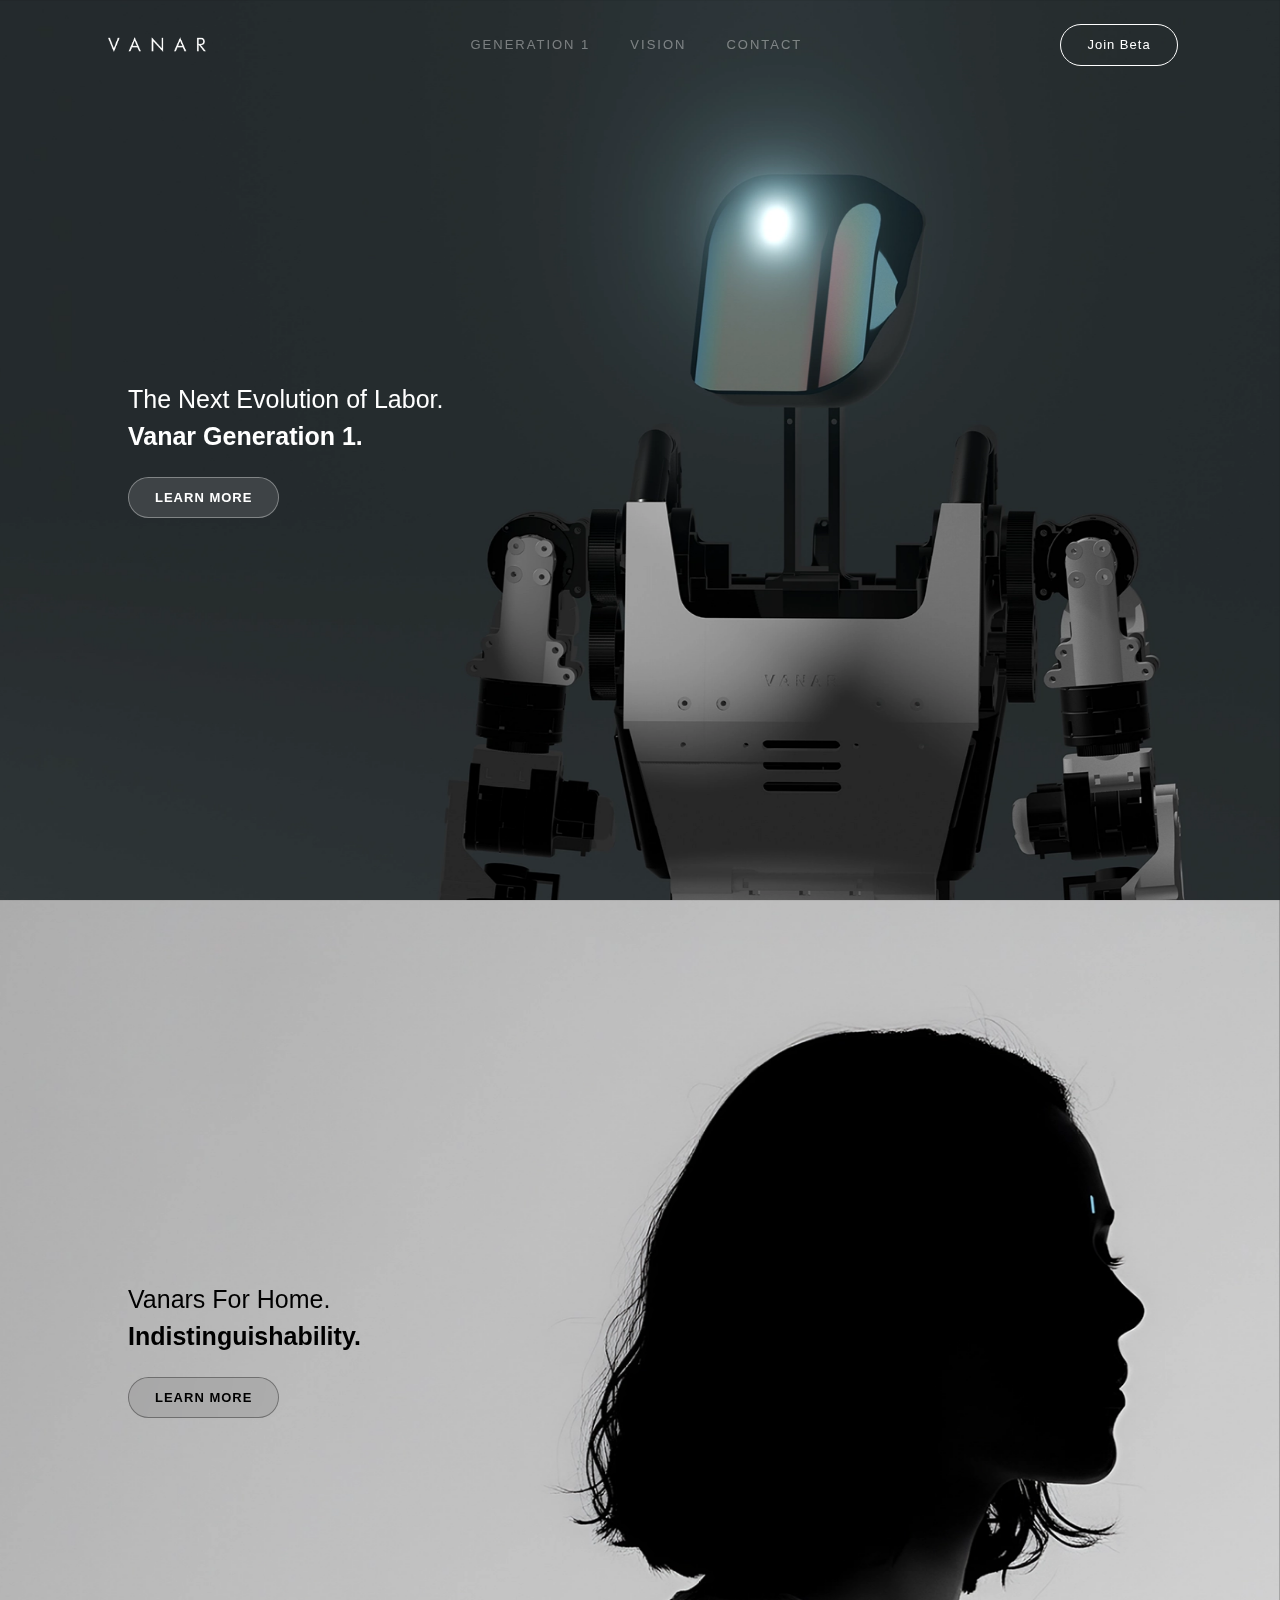
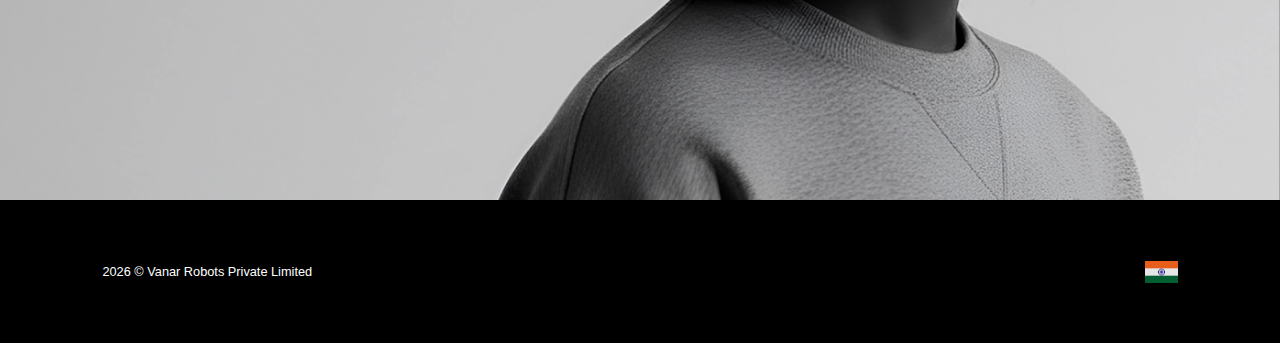
<file: index.html>
<!DOCTYPE html>
<html lang="en">
<head>
    <meta charset="UTF-8">
    <meta name="viewport" content="width=device-width, initial-scale=1.0">
    <link rel="stylesheet" href="https://www.w3schools.com/w3css/4/w3.css">
    <link rel="stylesheet" href="https://cdnjs.cloudflare.com/ajax/libs/font-awesome/6.5.1/css/all.min.css">
    <link rel="icon" type="image/gif" href="images/Renders/WebP/profile.webp" /> 
    <title>Vanar Robots</title>
    
    <!-- Google Fonts -->
    <link rel="preconnect" href="https://fonts.googleapis.com">
    <link rel="preconnect" href="https://fonts.gstatic.com" crossorigin>
    <link href="https://fonts.googleapis.com/css2?family=Inter:wght@300;400;500;600;700;800;900&family=Poppins:wght@300;400;500;600;700;800;900&family=Space+Grotesk:wght@300;400;500;600;700&display=swap" rel="stylesheet">
    
    <!-- Adobe Fonts -->
    <link href="https://fonts.adobe.com/fonts/neue-haas-grotesk-display" rel="stylesheet">

    <style>
        .fade-in-section {
            opacity: 0;
            transition: opacity 3s ease-out, transform 1.5s ease-out;
        }

        .fade-in-section.visible {
            opacity: 1;
            transform: translateY(0);
        }
        * {
            margin: 0;
            padding: 0;
        }
        
        body {
            background-color: #000;
            color: #fff;
            overflow-x: hidden;
            font-weight: 400;
        }

        :root {
          --accent: #ffffff;
        }
        




        /* ===== FUTURISTIC NAVBAR ===== */
      /* ===== FUTURISTIC NAVBAR ===== */
      /* ===== FUTURISTIC NAVBAR ===== */
      .vr-navbar {
        position: fixed;
        top: 0;
        width: 100%;
        padding: 24px 8vw;
        display: flex;
        justify-content: space-between;
        align-items: center;
        z-index: 1000;
        transition: background 0.4s ease, backdrop-filter 0.4s ease;
      }

      .vr-navbar.scrolled {
        background: rgba(11, 12, 14, 0.65);
        backdrop-filter: blur(14px);
        border-bottom: 1px solid rgba(255,255,255,0.08);
      }

      .vr-navbar__logo {
        display: flex;
        align-items: center;
      }

      .vr-navbar__logo img {
        width: 110px;
        display: block;
      }

      .vr-navbar__links {
        display: flex;
        gap: 40px;
      }

      .vr-navbar__links a {
        text-decoration: none;
        font-size: 13px;
        letter-spacing: 2px;
        color: rgba(255,255,255,0.6);
        text-transform: uppercase;
        position: relative;
        transition: opacity 0.25s ease;
      }

      .vr-navbar__links a:hover {
        opacity: 1;
        color: rgba(255,255,255,1);
      }

      .vr-navbar__links a:not(:hover) {
        opacity: 0.65;
      }

      .vr-navbar__cta {
        padding: 10px 26px;
        border-radius: 30px;
        border: 1px solid var(--accent);
        color: var(--accent);
        font-size: 13px;
        letter-spacing: 1px;
        text-decoration: none;
        transition: all 0.3s ease;
      }

      .vr-navbar__cta:hover {
        background: #ffffff;
        color: #000;
        border-color: #ffffff;
      }

      /* Hamburger Menu */
      .vr-navbar__hamburger {
        display: none;
        flex-direction: column;
        gap: 6px;
        background: none;
        border: none;
        cursor: pointer;
        padding: 10px;
        z-index: 1001;
        position: relative;
        width: 40px;
        height: 40px;
        justify-content: center;
        align-items: center;
      }

      .vr-navbar__hamburger span {
        width: 22px;
        height: 2px;
        background: rgba(255,255,255,0.9);
        transition: all 0.3s cubic-bezier(0.4, 0, 0.2, 1);
        border-radius: 2px;
        display: block;
      }

      .vr-navbar__hamburger.active span:nth-child(1) {
        transform: rotate(45deg) translate(7px, 7px);
      }

      .vr-navbar__hamburger.active span:nth-child(2) {
        opacity: 0;
      }

      .vr-navbar__hamburger.active span:nth-child(3) {
        transform: rotate(-45deg) translate(7px, -7px);
      }

      /* Mobile Dropdown */
      .vr-navbar__mobile-menu {
        display: none;
        position: fixed;
        top: 70px;
        left: 0;
        right: 0;
        background: rgba(11, 12, 14, 0.65);
        backdrop-filter: blur(14px);
        border-bottom: 1px solid rgba(255,255,255,0.08);
        padding: 20px 6vw;
        flex-direction: column;
        gap: 20px;
        z-index: 999;
        opacity: 0;
        transform: translateY(-10px);
        transition: opacity 0.3s ease, transform 0.3s ease;
      }

      .vr-navbar__mobile-menu.active {
        display: flex;
        opacity: 1;
        transform: translateY(0);
      }

      .vr-navbar__mobile-menu a {
        text-decoration: none;
        font-size: 13px;
        letter-spacing: 2px;
        color: rgba(255,255,255,0.8);
        text-transform: uppercase;
        padding: 12px 0;
        border-bottom: 1px solid rgba(255,255,255,0.05);
        transition: color 0.25s ease;
      }

      .vr-navbar__mobile-menu a:hover {
        color: rgba(255,255,255,1);
      }

      /* Mobile */
      @media (max-width: 768px) {
        .vr-navbar {
          padding: 18px 6vw;
        }
        
        .vr-navbar__links {
          display: none;
        }
        
        .vr-navbar__hamburger {
          display: flex;
        }
        
        .vr-navbar__logo {
          flex: 0 0 auto;
        }
        
        .vr-navbar__logo img {
          width: 90px;
        }
        
        /* Push CTA and hamburger to the right */
        .vr-navbar__cta {
          padding: 8px 18px;
          font-size: 12px;
          margin-left: auto;
          margin-right: 12px;
        }
      }.vr-navbar {
        position: fixed;
        top: 0;
        width: 100%;
        padding: 24px 8vw;
        display: flex;
        justify-content: space-between;
        align-items: center;
        z-index: 1000;
        transition: background 0.4s ease, backdrop-filter 0.4s ease;
      }

      .vr-navbar.scrolled {
        background: rgba(11, 12, 14, 0.65);
        backdrop-filter: blur(14px);
        border-bottom: 1px solid rgba(255,255,255,0.08);
      }

      .vr-navbar__logo {
        display: flex;
        align-items: center;
      }

      .vr-navbar__logo img {
        width: 110px;
        display: block;
      }

      .vr-navbar__links {
        display: flex;
        gap: 40px;
      }

      .vr-navbar__links a {
        text-decoration: none;
        font-size: 13px;
        letter-spacing: 2px;
        color: rgba(255,255,255,0.6);
        text-transform: uppercase;
        position: relative;
        transition: opacity 0.25s ease;
      }

      .vr-navbar__links a:hover {
        opacity: 1;
        color: rgba(255,255,255,1);
      }

      .vr-navbar__links a:not(:hover) {
        opacity: 0.65;
      }

      .vr-navbar__cta {
        padding: 10px 26px;
        border-radius: 30px;
        border: 1px solid var(--accent);
        color: var(--accent);
        font-size: 13px;
        letter-spacing: 1px;
        text-decoration: none;
        transition: all 0.3s ease;
      }

      .vr-navbar__cta:hover {
        background: #ffffff;
        color: #000;
        border-color: #ffffff;
      }

      /* Hamburger Menu */
      .vr-navbar__hamburger {
        display: none;
        flex-direction: column;
        gap: 5px;
        background: none;
        border: none;
        cursor: pointer;
        padding: 8px;
        z-index: 1001;
      }

      .vr-navbar__hamburger span {
        width: 24px;
        height: 2px;
        transition: all 0.3s ease;
        border-radius: 2px;
        background: rgba(255,255,255,1);
      }

      .vr-navbar__hamburger.active span:nth-child(1) {
        transform: rotate(45deg) translate(6px, 6px);
      }

      .vr-navbar__hamburger.active span:nth-child(2) {
        opacity: 0;
        transform: translateX(10px);
      }

      .vr-navbar__hamburger.active span:nth-child(3) {
        transform: rotate(-45deg) translate(6px, -6px);
      }

      /* Mobile Dropdown */
      .vr-navbar__mobile-menu {
        display: none;
        position: fixed;
        top: 70px;
        left: 0;
        right: 0;
        background: rgba(11, 12, 14, 0.65);
        backdrop-filter: blur(14px);
        border-bottom: 1px solid rgba(255,255,255,0.08);
        padding: 20px 6vw;
        flex-direction: column;
        gap: 20px;
        z-index: 999;
        opacity: 0;
        transform: translateY(-10px);
        transition: opacity 0.3s ease, transform 0.3s ease;
      }

      .vr-navbar__mobile-menu.active {
        display: flex;
        opacity: 1;
        transform: translateY(0);
      }

      .vr-navbar__mobile-menu a {
        text-decoration: none;
        font-size: 13px;
        letter-spacing: 2px;
        color: rgba(255,255,255,0.8);
        text-transform: uppercase;
        padding: 12px 0;
        border-bottom: 1px solid rgba(255,255,255,0.05);
        transition: color 0.25s ease;
      }

      .vr-navbar__mobile-menu a:hover {
        color: rgba(255,255,255,1);
      }

      /* Mobile */
      @media (max-width: 768px) {
        .vr-navbar {
          padding: 18px 6vw;
        }
        
        .vr-navbar__links {
          display: none;
        }
        
        .vr-navbar__hamburger {
          display: flex;
        }
        
        .vr-navbar__logo {
          flex: 0 0 auto;
        }
        
        .vr-navbar__logo img {
          width: 90px;
        }
        
        /* Push CTA and hamburger to the right */
        .vr-navbar__cta {
          padding: 8px 18px;
          font-size: 12px;
          margin-left: auto;
          margin-right: 12px;
        }
      }.vr-navbar {
        position: fixed;
        top: 0;
        width: 100%;
        padding: 24px 8vw;
        display: flex;
        justify-content: space-between;
        align-items: center;
        z-index: 1000;
        transition: background 0.4s ease, backdrop-filter 0.4s ease;
      }

      .vr-navbar.scrolled {
        background: rgba(11, 12, 14, 0.65);
        backdrop-filter: blur(14px);
        border-bottom: 1px solid rgba(255,255,255,0.08);
      }

      .vr-navbar__logo {
        display: flex;
        align-items: center;
      }

      .vr-navbar__logo img {
        width: 110px;
        display: block;
      }

      .vr-navbar__links {
        display: flex;
        gap: 40px;
      }

      .vr-navbar__links a {
        text-decoration: none;
        font-size: 13px;
        letter-spacing: 2px;
        color: rgba(255,255,255,0.6);
        text-transform: uppercase;
        position: relative;
        transition: opacity 0.25s ease;
      }

      .vr-navbar__links a:hover {
        opacity: 1;
        color: rgba(255,255,255,1);
      }

      .vr-navbar__links a:not(:hover) {
        opacity: 0.65;
      }

      .vr-navbar__cta {
        padding: 10px 26px;
        border-radius: 30px;
        border: 1px solid var(--accent);
        color: var(--accent);
        font-size: 13px;
        letter-spacing: 1px;
        text-decoration: none;
        transition: all 0.3s ease;
      }

      .vr-navbar__cta:hover {
        background: #ffffff;
        color: #000;
        border-color: #ffffff;
      }

      /* Hamburger Menu */
      .vr-navbar__hamburger {
        display: none;
        flex-direction: column;
        gap: 5px;
        background: none;
        border: none;
        cursor: pointer;
        padding: 8px;
        z-index: 1001;
      }

      .vr-navbar__hamburger span {
        width: 24px;
        height: 2px;
        background: rgba(255,255,255,0.8);
        transition: all 0.3s ease;
        border-radius: 2px;
      }

      .vr-navbar__hamburger.active span:nth-child(1) {
        transform: rotate(45deg) translate(7px, 7px);
      }

      .vr-navbar__hamburger.active span:nth-child(2) {
        opacity: 0;
      }

      .vr-navbar__hamburger.active span:nth-child(3) {
        transform: rotate(-45deg) translate(7px, -7px);
      }

      /* Mobile Dropdown */
      .vr-navbar__mobile-menu {
        display: none;
        position: fixed;
        top: 70px;
        left: 0;
        right: 0;
        background: rgba(11, 12, 14, 0.65);
        backdrop-filter: blur(14px);
        border-bottom: 1px solid rgba(255,255,255,0.08);
        padding: 20px 6vw;
        flex-direction: column;
        gap: 20px;
        z-index: 999;
        opacity: 0;
        transform: translateY(-10px);
        transition: opacity 0.3s ease, transform 0.3s ease;
      }

      .vr-navbar__mobile-menu.active {
        display: flex;
        opacity: 1;
        transform: translateY(0);
      }

      .vr-navbar__mobile-menu a {
        text-decoration: none;
        font-size: 13px;
        letter-spacing: 2px;
        color: rgba(255,255,255,0.8);
        text-transform: uppercase;
        padding: 12px 0;
        border-bottom: 1px solid rgba(255,255,255,0.05);
        transition: color 0.25s ease;
      }

      .vr-navbar__mobile-menu a:hover {
        color: rgba(255,255,255,1);
      }

      /* Mobile */
      @media (max-width: 768px) {
        .vr-navbar {
          padding: 18px 6vw;
        }
        
        .vr-navbar__links {
          display: none;
        }
        
        .vr-navbar__hamburger {
          display: flex;
        }
        
        .vr-navbar__logo {
          flex: 0 0 auto;
        }
        
        .vr-navbar__logo img {
          width: 90px;
        }
        
        /* Push CTA and hamburger to the right */
        .vr-navbar__cta {
          padding: 8px 18px;
          font-size: 12px;
          margin-left: auto;
          margin-right: 12px;
        }
      }
      /* ===== FUTURISTIC NAVBAR ===== */
      /* ===== FUTURISTIC NAVBAR ===== */
      /* ===== FUTURISTIC NAVBAR ===== */








        
        .section {
            position: relative;
            height: 100vh;
            width: 100%;
            overflow: hidden;
            display: flex;
            align-items: center;
            justify-content: flex-start;
        }
        
        /* Background image handling for different devices */
        .bg-image {
            position: absolute;
            top: 0;
            left: 0;
            width: 100%;
            height: 110%;
            object-fit: cover;
            opacity: 1;
            will-change: transform;
            transition: transform 0.1s linear;
        }
        
        /* Background video handling */
        .bg-video {
            position: absolute;
            top: 0;
            left: 0;
            width: 100%;
            height: 100%;
            object-fit: cover;
            opacity: 1;
        }
        
        /* Default background for desktop */
        .desktop-bg {
            display: block;
        }
        
        .tablet-bg, .mobile-bg {
            display: none;
        }
        
        @media only screen and (max-width: 1023px) and (min-width: 769px) {
            .desktop-bg {
                display: none;
            }
            
            .tablet-bg {
                display: block;
            }
            
            .mobile-bg {
                display: none;
            }
            
            /* Tablet-specific content positioning */
            .section {
                align-items: flex-start;
                padding-top: 120px;
            }
        }
        
        /* Mobile-specific background (up to 767px) */
        @media only screen and (max-width: 767px) {
            .desktop-bg {
                display: none;
            }
            
            .tablet-bg {
                display: none;
            }
            
            .mobile-bg {
                display: block;
            }
            
            /* Mobile-specific content positioning */
            .section {
                align-items: flex-start;
                padding-top: 100px;
            }
        }
        
        .content {
            position: relative;
            z-index: 10;
            text-align: left;
            max-width: 1000px;
            padding-left: 10%;
        }
        
        h1 {
            font-size: 25px;
            line-height: 1.5;
            max-width: 900px;
        }
        
        h2 {
            font-size: 1.5rem;
            font-weight: 500;
            margin-bottom: 1rem;
            max-width: 500px;
            line-height: 1.4;
        }
        
        /* Content positioning for tablet and mobile */
        @media only screen and (max-width: 1023px) {
            .content {
                text-align: center;
                padding-left: 0;
                padding-right: 0;
                margin: 0 auto;
                position: absolute;
                top: 80px;
                left: 0;
                right: 0;
                align-items: center;
                justify-content: center;
            }
            
            h1 {
                font-size: 25px;
                line-height: 1.5;
                max-width: 900px;
            }
            
            h2 {
                font-size: 1rem;
                margin-left: auto;
                margin-right: auto;
            }
        }
        
        .btn {
          display: inline-flex;
          align-items: center;
          justify-content: center;
          padding: 10px 26px;
          background: rgba(255, 255, 255, 0.12);
          color: #fff;
          border: 1px solid rgba(255, 255, 255, 0.35);
          border-radius: 999px;
          text-decoration: none;
          text-transform: uppercase;
          font-size: 13px;
          font-weight: 600;
          letter-spacing: 1px;
          margin: 0.75rem 1rem 0.75rem 0;
          transition: background 0.25s ease, border-color 0.25s ease, transform 0.2s ease;
          backdrop-filter: blur(12px);
        }

        .btn:hover {
          background: rgba(255, 255, 255, 0.25);
          border-color: rgba(255, 255, 255, 0.6);
        }

        .btnDark {
          display: inline-flex;
          align-items: center;
          justify-content: center;
          padding: 10px 26px;
          background: rgba(0, 0, 0, 0.08);
          color: #000;
          border: 1px solid rgba(0, 0, 0, 0.35);
          border-radius: 999px;
          text-decoration: none;
          text-transform: uppercase;
          font-size: 13px;
          font-weight: 600;
          letter-spacing: 1px;
          margin: 0.75rem 1rem 0.75rem 0;
          transition: background 0.25s ease, border-color 0.25s ease, transform 0.2s ease;
          backdrop-filter: blur(12px);
        }

        .btnDark:hover {
          background: rgba(0, 0, 0, 0.18);
          border-color: rgba(0, 0, 0, 0.55);
        }
        
        .button-container {
            display: flex;
        }
        
        @media only screen and (max-width: 1023px) {
            .button-container {
                justify-content: center;
                margin-top: 10px;
            }
            
            .btn {
                margin-left: auto;
                margin-right: auto;
            }
            .btnDark {
                margin-left: auto;
                margin-right: auto;
            }
        }
        
        .social-links {
            display: flex;
            justify-content: center;
            margin-bottom: 2rem;
            text-decoration: none;
        }
        
        .social-link {
            width: 40px;
            height: 40px;
            display: flex;
            align-items: center;
            justify-content: center;
            border-radius: 50%;
            color: white;
            margin: 0 0.5rem;
            transition: all 0.3s ease;
        }
        
        .social-link:hover {
            color: #0000007a;
        }
        
        .copyright {
            font-size: 0.9rem;
            opacity: 0.6;
        }
        
        @media (max-width: 768px) {
            h1 {
                font-size: 1.6rem;
            }
            
            h2 {
                font-size: 0.5rem;
            }
            
            .content {
                padding-left: 5%;
                padding-right: 5%;
                max-width: 95%;
                text-align: center;
                position: absolute;
                top: 100px;
            }
            
            .btn {
                margin: 0 auto;
                display: inline-block;
            }
        }

        

        /* Footer */
        /* ===== FOOTER (WHITE THEME) ===== */
      .vr-footer {
        background: #000000ff;
        color: #ffffffff;
        border-top: 1px solid rgba(0,0,0,0.1);
        padding: 60px 8vw;
        font-size: 0.85rem;
      }

      .vr-footer-split {
        display: flex;
        justify-content: space-between;
        align-items: center;
        gap: 24px;
      }

      .vr-footer-right img {
        height: 22px;
        width: auto;
        opacity: 0.9;
      }

      @media (max-width: 768px) {
        .vr-footer-split {
          flex-direction: column;
          gap: 12px;
        }

        .vr-footer-right img {
          height: 20px;
        }
      }


      @media (max-width: 768px) {
        .vr-footer {
        text-align: center;
        }
      }
      @media (max-width: 768px) {
        .vr-core-header h2 {
          margin-bottom: 10px;
        }
      }
      @media (max-width: 768px) {
        .vr-core-text h3 {
          margin-bottom: 8px;
        }
        .vr-core-text {
          gap: 12px;
        }
      }
        /* Footer */
    </style>
</head>

<body>
    <!-- Navbar -->
    <!-- Navbar -->
    <!-- Navbar -->
    <nav class="vr-navbar">
      <div class="vr-navbar__logo">
        <a href="index.html"><img src="images/Renders/WebP/WhiteLogo1.webp" alt="Vanar Robots"></a>
      </div>
      <div class="vr-navbar__links">
        <a href="Gen1.html">Generation 1</a>
        <a href="indistinguishability.html">Vision</a>
        <a href="contact.html">Contact</a>
      </div>
      <a href="interest.html" class="vr-navbar__cta">Join Beta</a>
      <button class="vr-navbar__hamburger" aria-label="Toggle menu">
        <span></span>
        <span></span>
        <span></span>
      </button>
    </nav>

    <!-- Mobile Dropdown Menu -->
    <div class="vr-navbar__mobile-menu">
      <a href="Gen1.html">Generation 1</a>
      <a href="indistinguishability.html">Vision</a>
      <a href="contact.html">Contact</a>
    </div>

    <script>
      const hamburger = document.querySelector('.vr-navbar__hamburger');
      const mobileMenu = document.querySelector('.vr-navbar__mobile-menu');
      const navbar = document.querySelector('.vr-navbar');
      
      hamburger.addEventListener('click', () => {
        hamburger.classList.toggle('active');
        mobileMenu.classList.toggle('active');
        
        // Add scrolled class to navbar when menu opens
        if (mobileMenu.classList.contains('active')) {
          navbar.classList.add('scrolled');
        } else {
          // Only remove if user hasn't scrolled
          if (window.scrollY === 0) {
            navbar.classList.remove('scrolled');
          }
        }
      });
      
      // Close menu when clicking on a link
      document.querySelectorAll('.vr-navbar__mobile-menu a').forEach(link => {
        link.addEventListener('click', () => {
          hamburger.classList.remove('active');
          mobileMenu.classList.remove('active');
          
          // Remove scrolled class if at top of page
          if (window.scrollY === 0) {
            navbar.classList.remove('scrolled');
          }
        });
      });
      
      // Close menu when clicking outside
      document.addEventListener('click', (e) => {
        if (!e.target.closest('.vr-navbar')) {
          hamburger.classList.remove('active');
          mobileMenu.classList.remove('active');
          
          // Remove scrolled class if at top of page
          if (window.scrollY === 0) {
            navbar.classList.remove('scrolled');
          }
        }
      });
      
      // Handle scroll events (assuming you already have this)
      window.addEventListener('scroll', () => {
        if (window.scrollY > 50) {
          navbar.classList.add('scrolled');
        } else {
          // Only remove if menu is not active
          if (!mobileMenu.classList.contains('active')) {
            navbar.classList.remove('scrolled');
          }
        }
      });
    </script>
    <!-- Navbar -->
    <!-- Navbar -->
    <!-- Navbar -->


    <!-- Vanar Generation 1 -->
    <section class="section dark-section">
        <!-- Multiple background images for different device sizes -->
        <img src="images/Renders/WebP/File177PC.webp" class="bg-image desktop-bg">
        <img src="images/Renders/WebP/File177Tab.webp" class="bg-image tablet-bg">
        <img src="images/Renders/WebP/File177Mob.webp" class="bg-image mobile-bg">
        
        <div class="content">
            <h1>The Next Evolution of Labor. <br><b>Vanar Generation 1.</b></h1>
            <div class="button-container">
                <a href="Gen1.php" class="btn w3-round-xxlarge">Learn more</a>
            </div>
        </div>
    </section>
    <!-- Vanar Generation 1 -->

    <!-- Indistinguishability -->
    <section class="section dark-section parallax-section">
        <!-- Multiple background images for different device sizes -->
        <img src="images/Renders/WebP/File144.webp" class="bg-image desktop-bg parallax-bg">
        <img src="images/Renders/WebP/File145.webp" class="bg-image tablet-bg parallax-bg">
        <img src="images/Renders/WebP/File143.webp" class="bg-image mobile-bg parallax-bg">
        
        <div class="content" style="color: black;">
            <h1>Vanars For Home.<br><b>Indistinguishability.</b></h1>
            <div class="button-container">
                <a href="indistinguishability.php" class="btnDark w3-round-xxlarge">Learn more</a>
            </div>
        </div>
    </section>
    <!-- Indistinguishability -->





    <!-- Footer -->
    <footer class="vr-footer vr-footer-split">
      <div class="vr-footer-left">
        2026 © Vanar Robots Private Limited
      </div>
      <div class="vr-footer-right">
        <img src="images/Renders/WebP/India.webp" alt="Made in India">
      </div>
    </footer>
    <!-- Footer -->


    <script>
        // Simple parallax effect for background images and videos
        window.addEventListener('scroll', function() {
            updateLogoColor();
            
            const sections = document.querySelectorAll('.parallax-section');
            sections.forEach(section => {
                let bgElement;
                
                if (window.innerWidth <= 767) {
                    bgElement = section.querySelector('.mobile-bg');
                } else if (window.innerWidth <= 1023) {
                    bgElement = section.querySelector('.tablet-bg');
                } else {
                    bgElement = section.querySelector('.desktop-bg');
                }
                
                if (bgElement) {
                    const scrollPosition = window.pageYOffset;
                    const sectionTop = section.offsetTop;
                    const sectionHeight = section.offsetHeight;
                    
                    if (scrollPosition + window.innerHeight > sectionTop && 
                        scrollPosition < sectionTop + sectionHeight) {
                        const yPos = (scrollPosition - sectionTop) * 0.3;
                        bgElement.style.transform = `translateY(${yPos}px)`;
                    }
                }
            });
        });
        
        // Initialize logo color on page load
        window.addEventListener('load', updateLogoColor);
        
        // Update background visibility on window resize
        window.addEventListener('resize', function() {
            window.dispatchEvent(new Event('scroll'));
        });
        // Fade-in animation for sections
        const fadeInSections = document.querySelectorAll('.fade-in-section');

        function handleFadeInOnScroll() {
            fadeInSections.forEach(section => {
                const rect = section.getBoundingClientRect();
                const isVisible = rect.top <= window.innerHeight * 0.9;
                if (isVisible) {
                    section.classList.add('visible');
                }
            });
        }

        window.addEventListener('scroll', handleFadeInOnScroll);
        window.addEventListener('load', handleFadeInOnScroll);
    </script>


</body></html>
</file>
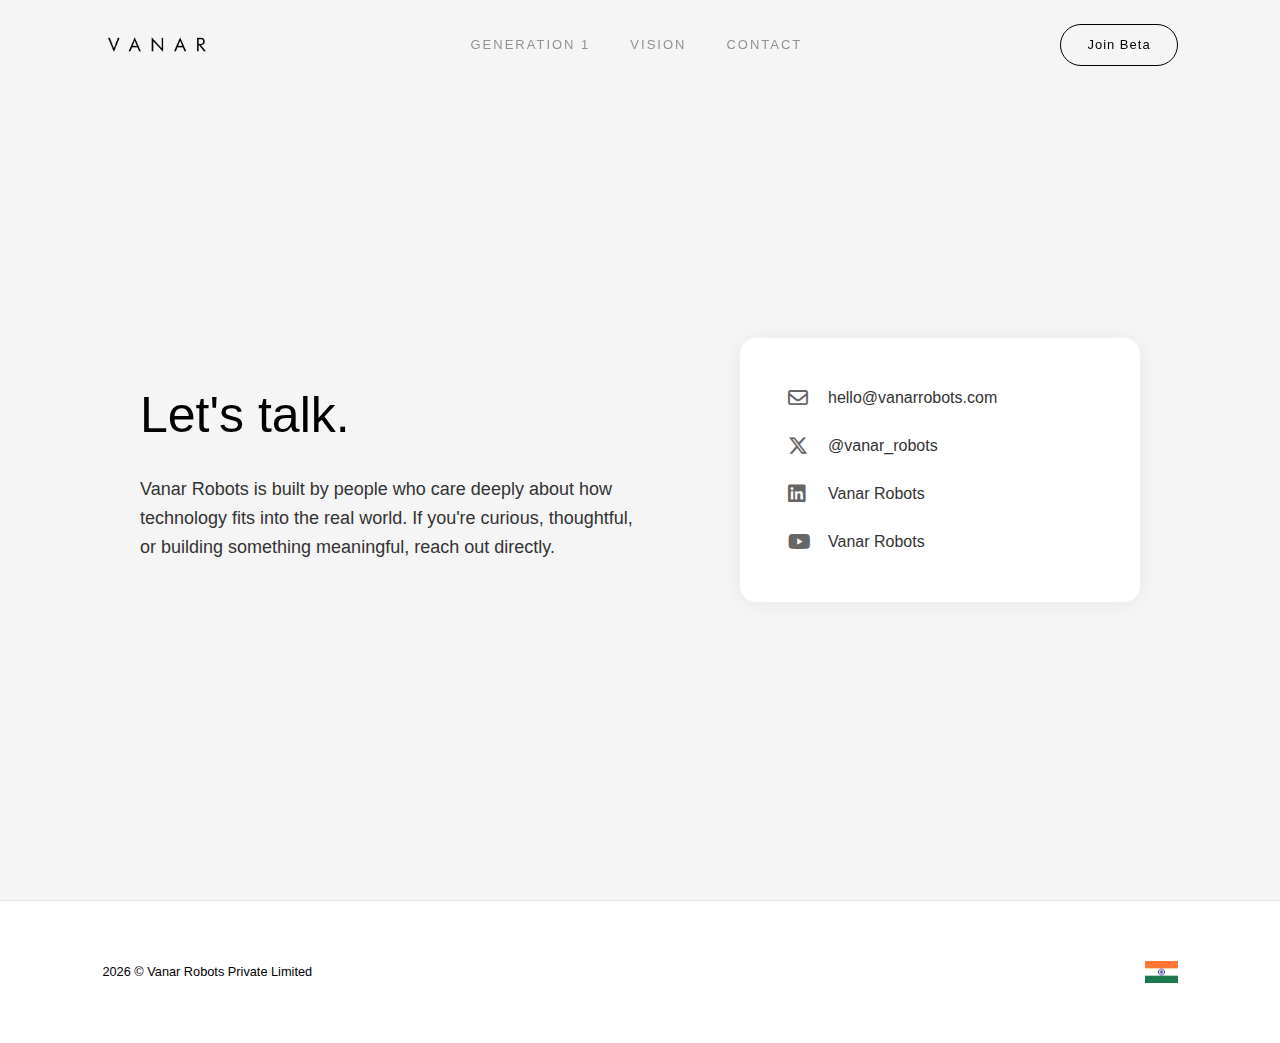
<file: contact.html>
<!DOCTYPE html>
<html lang="en">
<head>
<meta charset="UTF-8">
<meta name="viewport" content="width=device-width, initial-scale=1.0">
<link rel="stylesheet" href="https://www.w3schools.com/w3css/4/w3.css">
<link rel="stylesheet" href="https://cdnjs.cloudflare.com/ajax/libs/font-awesome/6.5.1/css/all.min.css">
<link rel="icon" type="image/gif" href="images/Renders/WebP/profile.webp" />
<title>Contact - Vanar Robots</title>
<style>
* {
  margin: 0;
  padding: 0;
  box-sizing: border-box;
}

body {
  background-color: #f5f5f5;
  color: #000000ff;
  overflow-x: hidden;
  font-family: -apple-system, BlinkMacSystemFont, 'Segoe UI', Roboto, Oxygen, Ubuntu, Cantarell, sans-serif;
  font-weight: 400;
}







/* ===== FUTURISTIC NAVBAR ===== */
    .vr-navbar {
      position: fixed;
      top: 0;
      width: 100%;
      padding: 24px 8vw;
      display: flex;
      justify-content: space-between;
      align-items: center;
      z-index: 1000;

      /* Glass effect */
      background: rgba(255, 255, 255, 0);
      backdrop-filter: blur(18px);
      -webkit-backdrop-filter: blur(18px);
      transition: background 0.4s ease, backdrop-filter 0.4s ease;
    }

    .vr-navbar.scrolled {
      background: rgba(255, 255, 255, 0.332);
      backdrop-filter: blur(22px);
      -webkit-backdrop-filter: blur(22px);
    }

    .vr-navbar__logo {
      display: flex;
      align-items: center;
    }

    .vr-navbar__logo img {
      width: 110px;
      display: block;
      filter: none;
    }

    .vr-navbar__links {
      display: flex;
      gap: 40px;
    }

    .vr-navbar__links a {
      text-decoration: none;
      font-size: 13px;
      letter-spacing: 2px;
      color: rgba(79, 79, 79, 0.6);
      text-transform: uppercase;
      position: relative;
      transition: opacity 0.25s ease;
    }

    .vr-navbar__links a:hover {
      opacity: 1;
      color: #000000;
      transition: 1s;
    }

    .vr-navbar__cta {
      padding: 10px 26px;
      border-radius: 30px;
      border: 1px solid #000000;
      color: #000000;
      font-size: 13px;
      letter-spacing: 1px;
      text-decoration: none;
      transition: all 0.3s ease;
    }

    .vr-navbar__cta:hover {
      background: #000000;
      color: #ffffff;
    }

    /* Hamburger Menu */
    .vr-navbar__hamburger {
      display: none;
      flex-direction: column;
      gap: 6px;
      background: none;
      border: none;
      cursor: pointer;
      padding: 10px;
      z-index: 1001;
      position: relative;
      width: 40px;
      height: 40px;
      justify-content: center;
      align-items: center;
    }

    .vr-navbar__hamburger span {
      width: 22px;
      height: 2px;
      background: rgba(0, 0, 0, 0.8);
      transition: all 0.3s cubic-bezier(0.4, 0, 0.2, 1);
      border-radius: 2px;
      display: block;
    }

    .vr-navbar__hamburger:hover span {
      background: rgba(0, 0, 0, 1);
    }

    .vr-navbar__hamburger.active span:nth-child(1) {
      transform: rotate(45deg) translate(6px, 6px);
    }

    .vr-navbar__hamburger.active span:nth-child(2) {
      opacity: 0;
      transform: translateX(10px);
    }

    .vr-navbar__hamburger.active span:nth-child(3) {
      transform: rotate(-45deg) translate(6px, -6px);
    }

    /* Mobile Dropdown */
    .vr-navbar__mobile-menu {
      display: none;
      position: fixed;
      top: 70px;
      left: 0;
      right: 0;
      background: rgba(255, 255, 255, 0.332);
      backdrop-filter: blur(22px);
      -webkit-backdrop-filter: blur(22px);
      border-bottom: 1px solid rgba(0, 0, 0, 0.08);
      padding: 20px 6vw;
      flex-direction: column;
      gap: 20px;
      z-index: 999;
      opacity: 0;
      transform: translateY(-10px);
      transition: opacity 0.3s ease, transform 0.3s ease;
    }

    .vr-navbar__mobile-menu.active {
      display: flex;
      opacity: 1;
      transform: translateY(0);
    }

    .vr-navbar__mobile-menu a {
      text-decoration: none;
      font-size: 13px;
      letter-spacing: 2px;
      color: rgba(79, 79, 79, 0.8);
      text-transform: uppercase;
      padding: 12px 0;
      border-bottom: 1px solid rgba(0, 0, 0, 0.05);
      transition: color 0.25s ease;
    }

    .vr-navbar__mobile-menu a:hover {
      color: #000000;
    }

    /* Mobile */
    @media (max-width: 768px) {
      .vr-navbar {
        padding: 18px 6vw;
      }
      
      .vr-navbar__links {
        display: none;
      }

      .vr-navbar__hamburger {
        display: flex;
      }

      .vr-navbar__logo {
        flex: 0 0 auto;
      }

      .vr-navbar__logo img {
        width: 110px;
      }

      .vr-navbar__cta {
        padding: 8px 18px;
        font-size: 12px;
        margin-left: auto;
        margin-right: 12px;
      }
    }
    /* ===== FUTURISTIC NAVBAR ===== */








/* ===== CONTACT SECTION ===== */
.contact-section {
  min-height: 100vh;
  display: flex;
  align-items:center;
  justify-content: center;
  padding: 120px 8vw 80px;
}

.contact-container {
  display: flex;
  align-items: center;
  justify-content: space-between;
  gap: 100px;
  max-width: 1000px;
  width: 100%;
}

.contact-left {
  flex: 1;
  max-width: 600px;
}

.contact-left h1 {
  font-size: 50px;
  font-weight: 400;
  line-height: 1.1;
  margin-bottom: 32px;
  color: #000;
}

.contact-left p {
  font-size: 18px;
  line-height: 1.6;
  color: #333;
  font-weight: 300;
}

.contact-right {
  background: #fff;
  padding: 48px;
  border-radius: 16px;
  box-shadow: 0 2px 20px rgba(0,0,0,0.06);
  min-width: 400px;
}

.contact-item {
  display: flex;
  align-items: center;
  gap: 16px;
  margin-bottom: 24px;
  color: #333;
  text-decoration: none;
  transition: color 0.3s ease;
}

.contact-item:last-child {
  margin-bottom: 0;
}

.contact-item:hover {
  color: #000;
}

.contact-item i {
  font-size: 20px;
  width: 24px;
  color: #666;
}

.contact-item span {
  font-size: 16px;
  font-weight: 400;
}

/* ===== FOOTER ===== */
.vr-footer {
  background: #ffffffff;
  color: #000000ff;
  border-top: 1px solid rgba(0,0,0,0.1);
  padding: 60px 8vw;
  font-size: 0.85rem;
}

.vr-footer-split {
  display: flex;
  justify-content: space-between;
  align-items: center;
  gap: 24px;
}

.vr-footer-right img {
  height: 22px;
  width: auto;
  opacity: 0.9;
}

/* ===== MOBILE RESPONSIVE ===== */
@media (max-width: 1024px) {
  .contact-container {
    gap: 60px;
  }
  
  .contact-left h1 {
    font-size: 56px;
  }
}

@media (max-width: 768px) {
  .vr-navbar {
    padding: 18px 6vw;
  }
  
  .vr-navbar__links {
    display: none;
  }
  
  .vr-navbar__logo img {
    width: 90px;
  }
  
  .vr-navbar__cta {
    padding: 8px 18px;
    font-size: 12px;
  }
  
  .contact-section {
    padding: 100px 6vw 60px;
  }
  
  .contact-container {
    flex-direction: column;
    gap: 48px;
  }
  
  .contact-left h1 {
    font-size: 48px;
  }
  
  .contact-left p {
    font-size: 16px;
  }
  
  .contact-right {
    min-width: auto;
    width: 100%;
    padding: 36px;
  }
  
  .vr-footer-split {
    flex-direction: column;
    gap: 12px;
  }
  
  .vr-footer {
    text-align: center;
  }
  
  .vr-footer-right img {
    height: 20px;
  }
}
</style>
</head>
<body>

<!-- Navbar -->
    <nav class="vr-navbar">
      <div class="vr-navbar__logo">
        <a href="index.html"><img src="images/Renders/WebP/BlackLogo1.webp" alt="Vanar Robots"></a>
      </div>

      <div class="vr-navbar__links">
        <a href="Gen1.html">Generation 1</a>
        <a href="indistinguishability.html">Vision</a>
        <a href="contact.html">Contact</a>
      </div>

      <a href="interest.html" class="vr-navbar__cta">Join Beta</a>
      
      <button class="vr-navbar__hamburger" aria-label="Toggle menu">
        <span></span>
        <span></span>
        <span></span>
      </button>
    </nav>

    <!-- Mobile Dropdown Menu -->
    <div class="vr-navbar__mobile-menu">
      <a href="Gen1.html">Generation 1</a>
      <a href="indistinguishability.html">Vision</a>
      <a href="contact.html">Contact</a>
    </div>

    <script>
      const hamburger = document.querySelector('.vr-navbar__hamburger');
      const mobileMenu = document.querySelector('.vr-navbar__mobile-menu');
      const navbar = document.querySelector('.vr-navbar');
      
      hamburger.addEventListener('click', () => {
        hamburger.classList.toggle('active');
        mobileMenu.classList.toggle('active');
        
        // Add scrolled class to navbar when menu opens
        if (mobileMenu.classList.contains('active')) {
          navbar.classList.add('scrolled');
        } else {
          // Only remove if user hasn't scrolled
          if (window.scrollY === 0) {
            navbar.classList.remove('scrolled');
          }
        }
      });
      
      // Close menu when clicking on a link
      document.querySelectorAll('.vr-navbar__mobile-menu a').forEach(link => {
        link.addEventListener('click', () => {
          hamburger.classList.remove('active');
          mobileMenu.classList.remove('active');
          
          // Remove scrolled class if at top of page
          if (window.scrollY === 0) {
            navbar.classList.remove('scrolled');
          }
        });
      });
      
      // Close menu when clicking outside
      document.addEventListener('click', (e) => {
        if (!e.target.closest('.vr-navbar')) {
          hamburger.classList.remove('active');
          mobileMenu.classList.remove('active');
          
          // Remove scrolled class if at top of page
          if (window.scrollY === 0) {
            navbar.classList.remove('scrolled');
          }
        }
      });
      
      // Handle scroll events
      window.addEventListener('scroll', () => {
        if (window.scrollY > 50) {
          navbar.classList.add('scrolled');
        } else {
          // Only remove if menu is not active
          if (!mobileMenu.classList.contains('active')) {
            navbar.classList.remove('scrolled');
          }
        }
      });
    </script>
    <!-- Navbar -->



    

<!-- Contact Section -->
<section class="contact-section">
  <div class="contact-container">
    <div class="contact-left">
      <h1>Let's talk.</h1>
      <p>Vanar Robots is built by people who care deeply about how technology fits into the real world. If you're curious,
        thoughtful, or building something meaningful, reach out directly.</p>
    </div>
    
    <div class="contact-right">
      <a href="mailto:hello@vanarrobots.com" class="contact-item">
        <i class="far fa-envelope"></i>
        <span>hello@vanarrobots.com</span>
      </a>
      
      <a href="https://x.com/vanar_robots" target="_blank" class="contact-item">
        <i class="fab fa-x-twitter"></i>
        <span>@vanar_robots</span>
      </a>
      
      <a href="https://linkedin.com/company/vanar-robots" target="_blank" class="contact-item">
        <i class="fab fa-linkedin"></i>
        <span>Vanar Robots</span>
      </a>
      
      <a href="https://youtube.com/@vanarrobots" target="_blank" class="contact-item">
        <i class="fab fa-youtube"></i>
        <span>Vanar Robots</span>
      </a>
    </div>
  </div>
</section>

<!-- Footer -->
<footer class="vr-footer vr-footer-split">
  <div class="vr-footer-left">
    2026 © Vanar Robots Private Limited
  </div>
  <div class="vr-footer-right">
    <img src="images/Renders/WebP/India.webp" alt="Made in India">
  </div>
</footer>

</body>
</html>
</file>
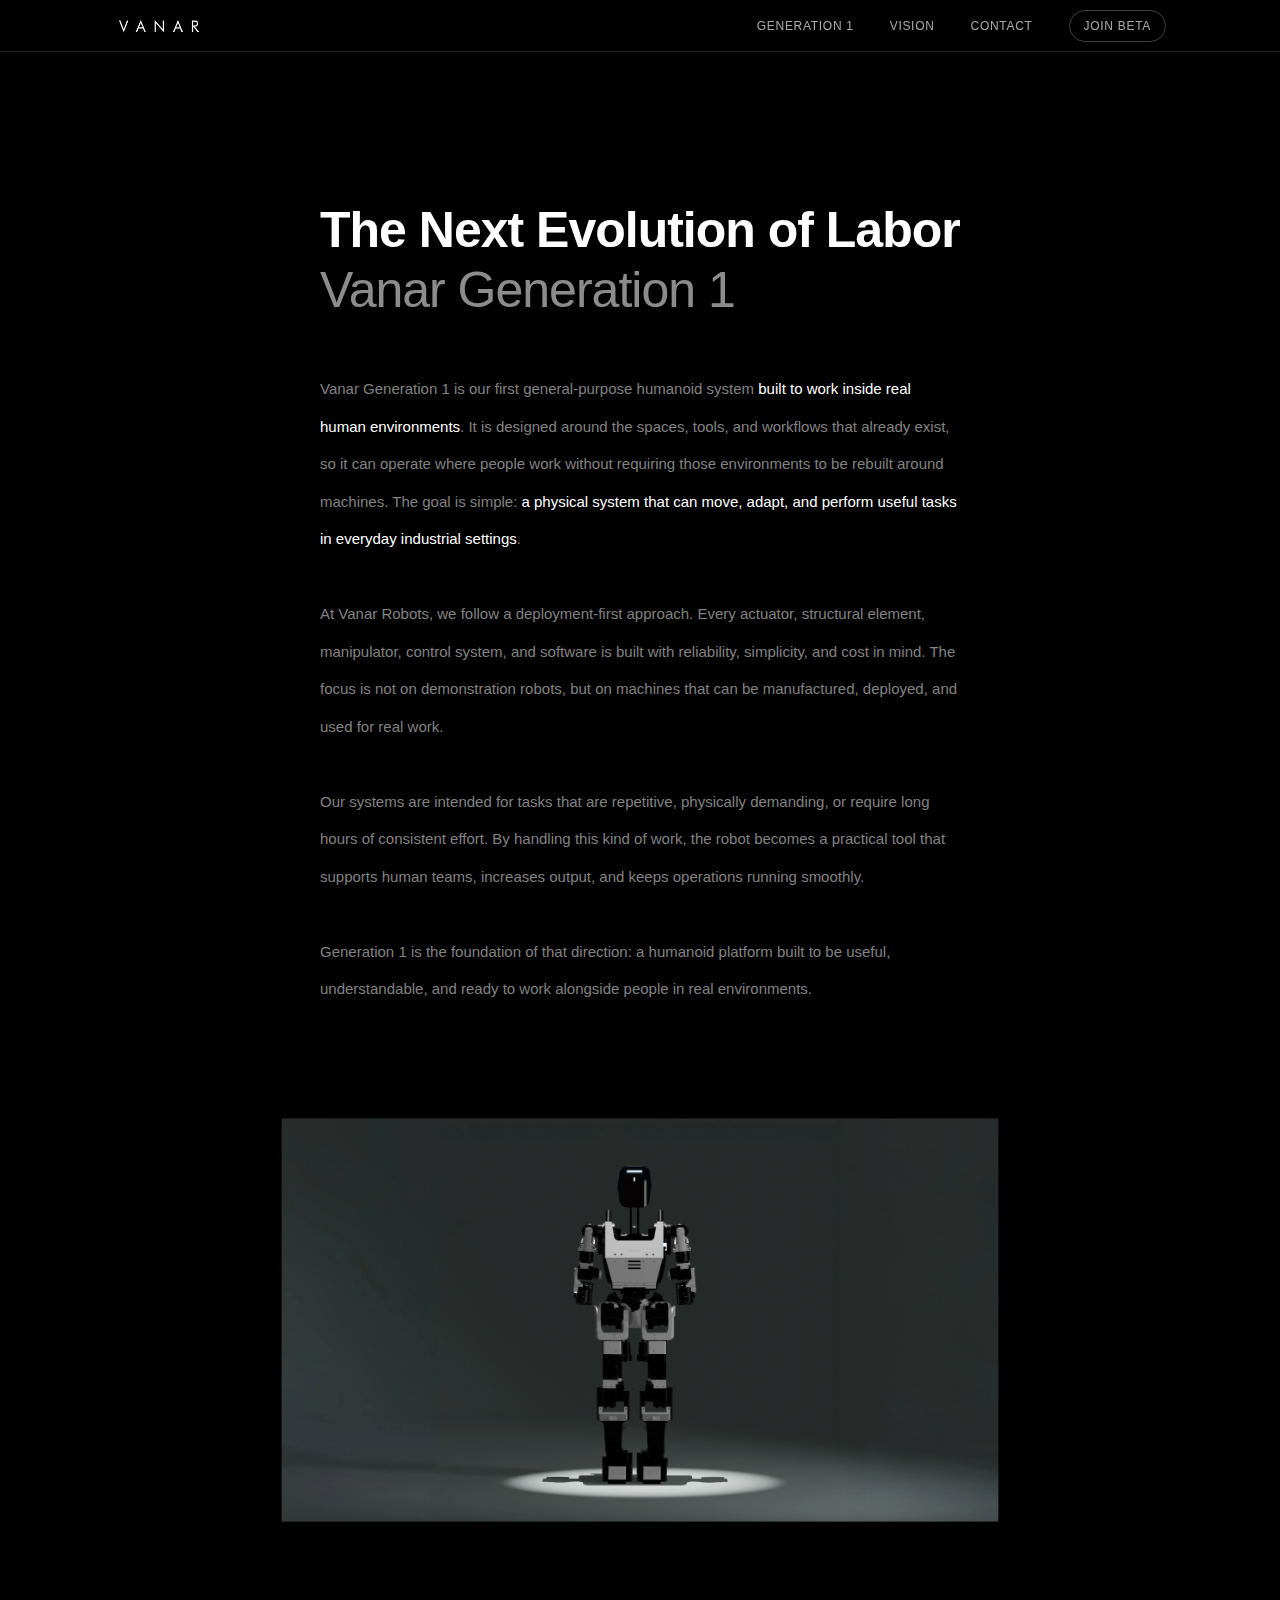
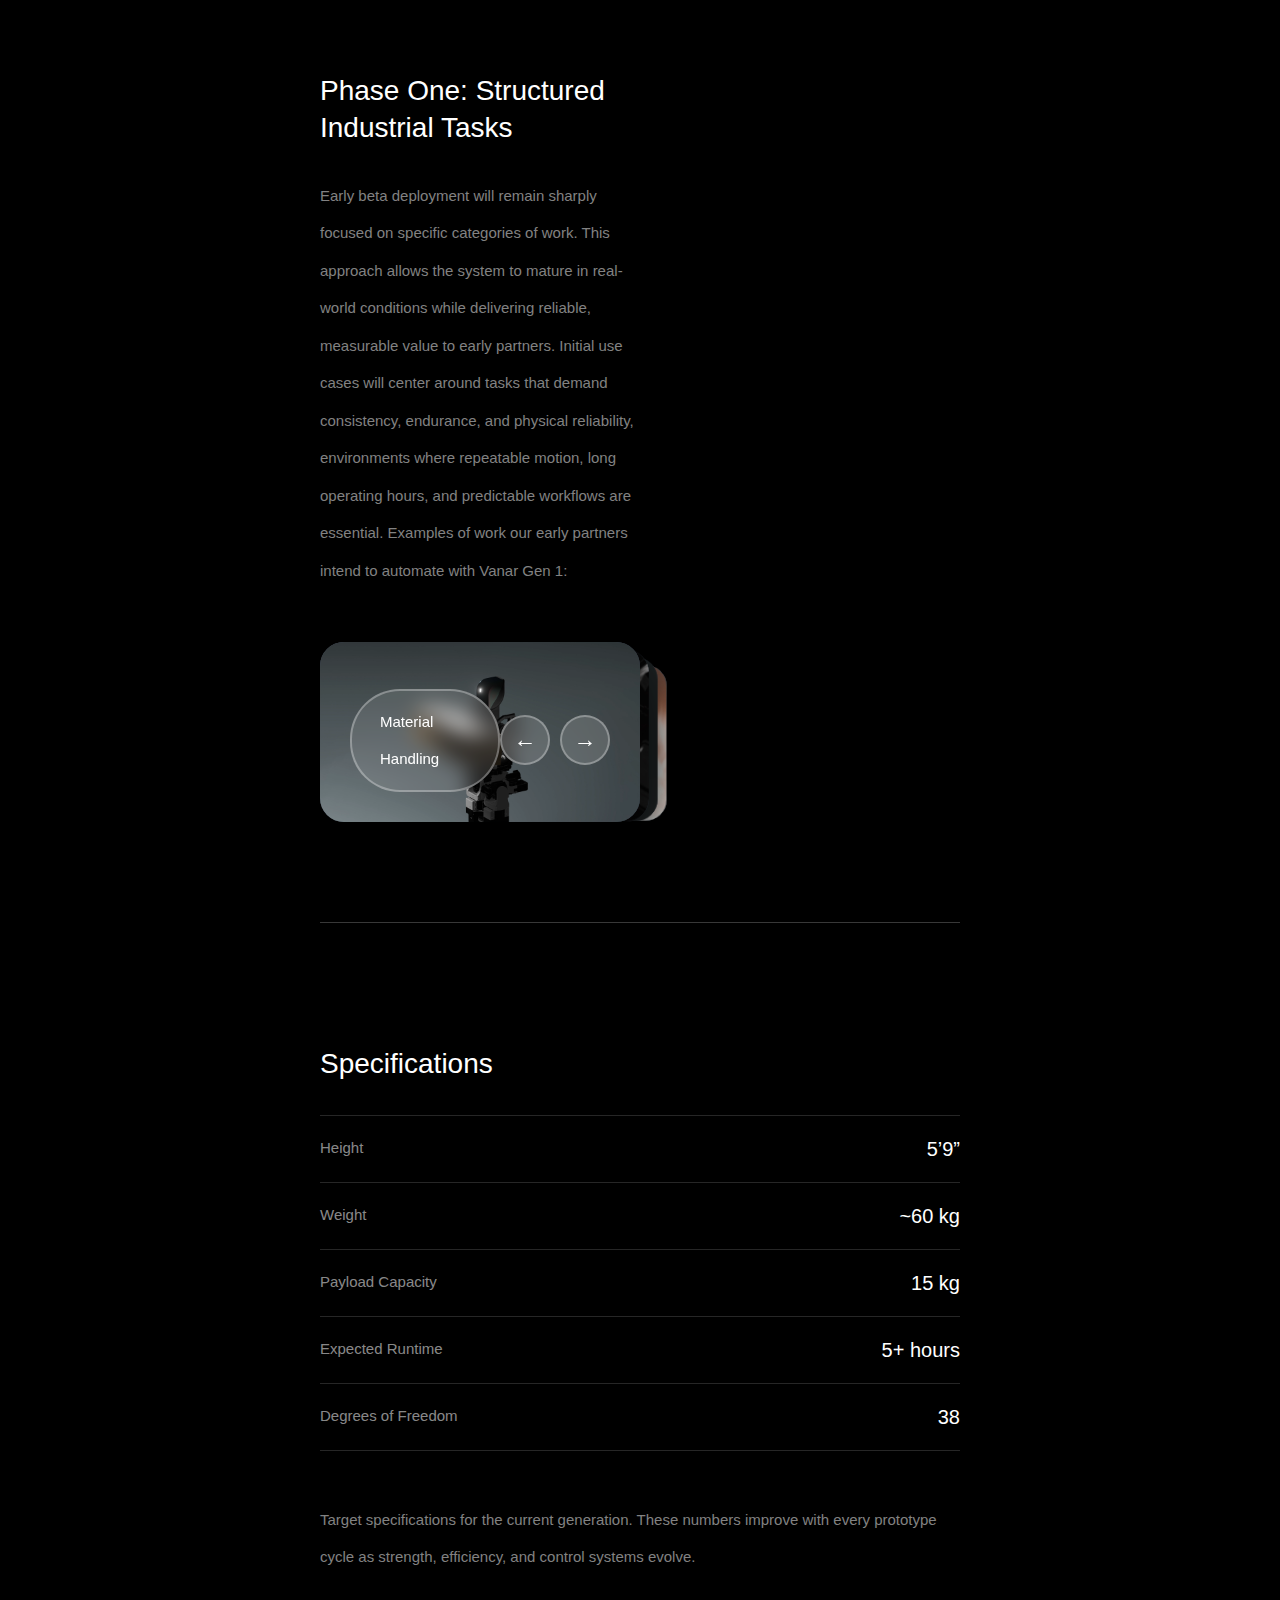
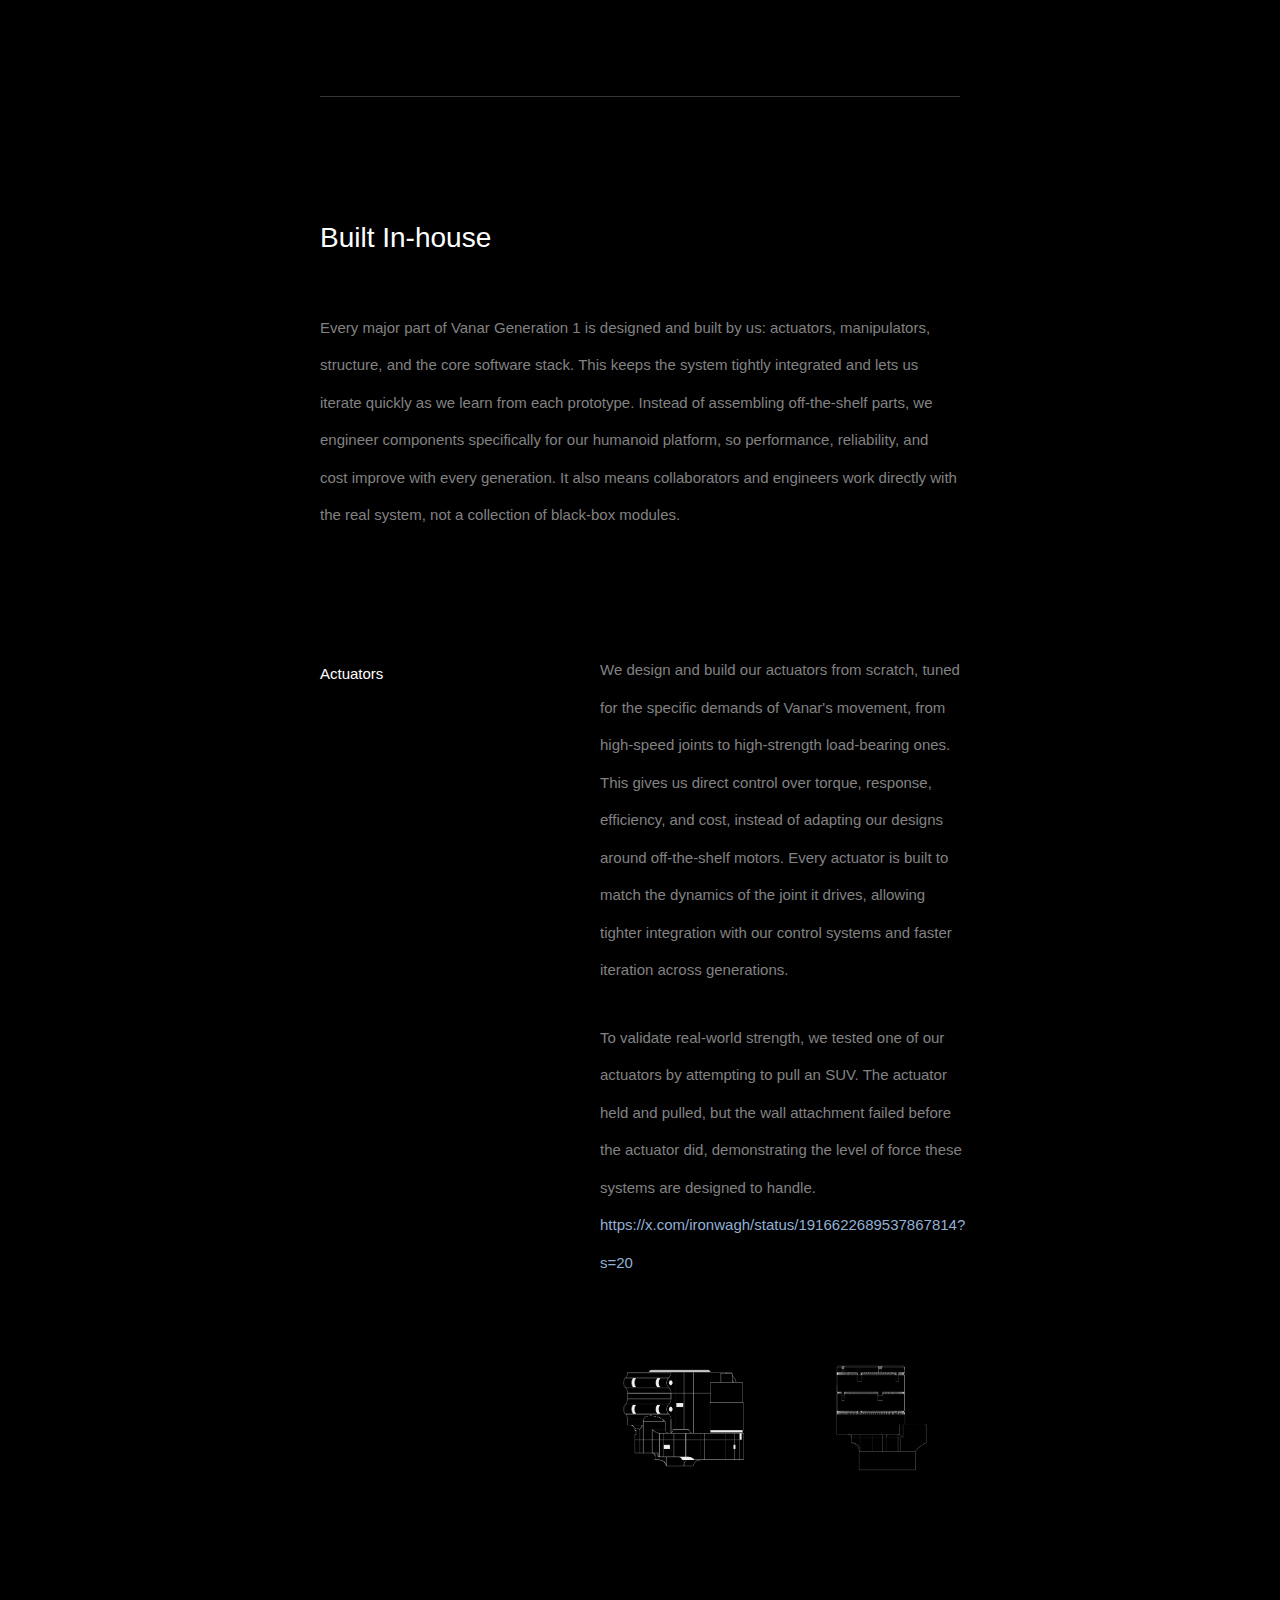
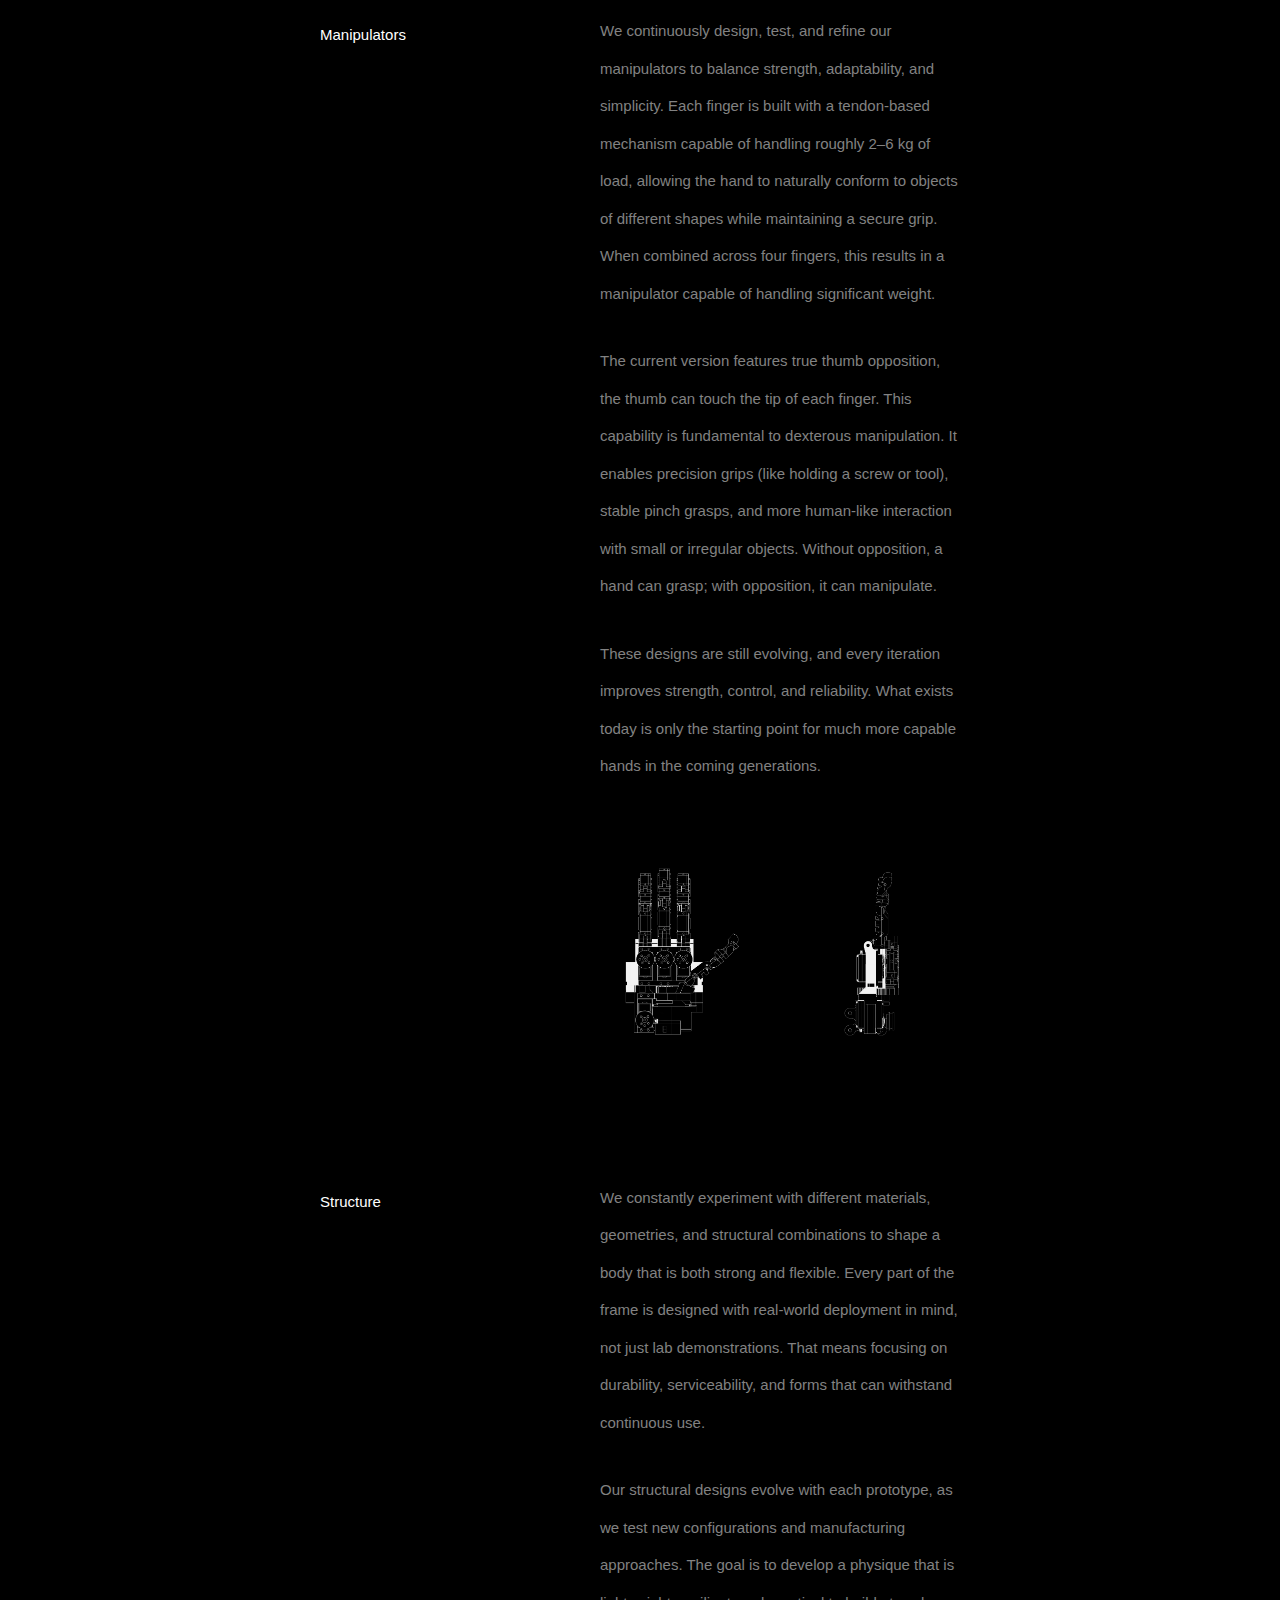
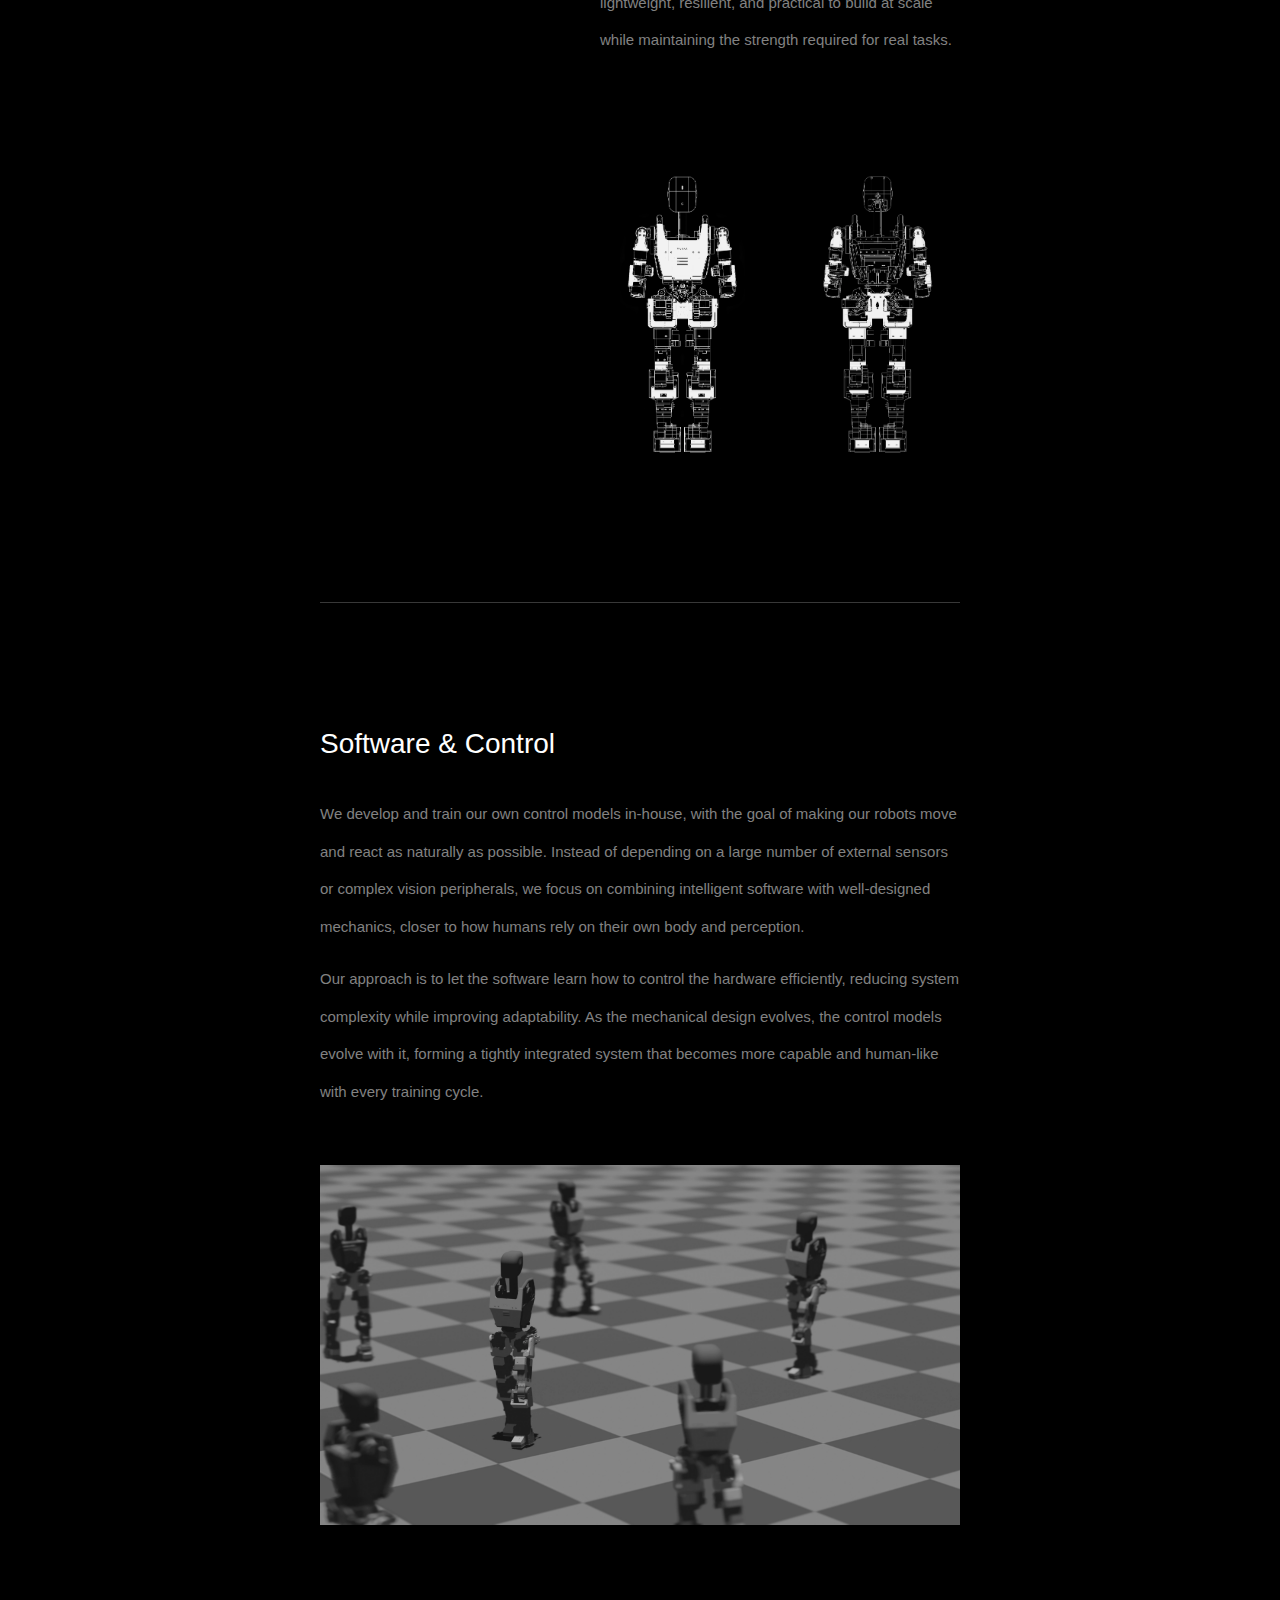
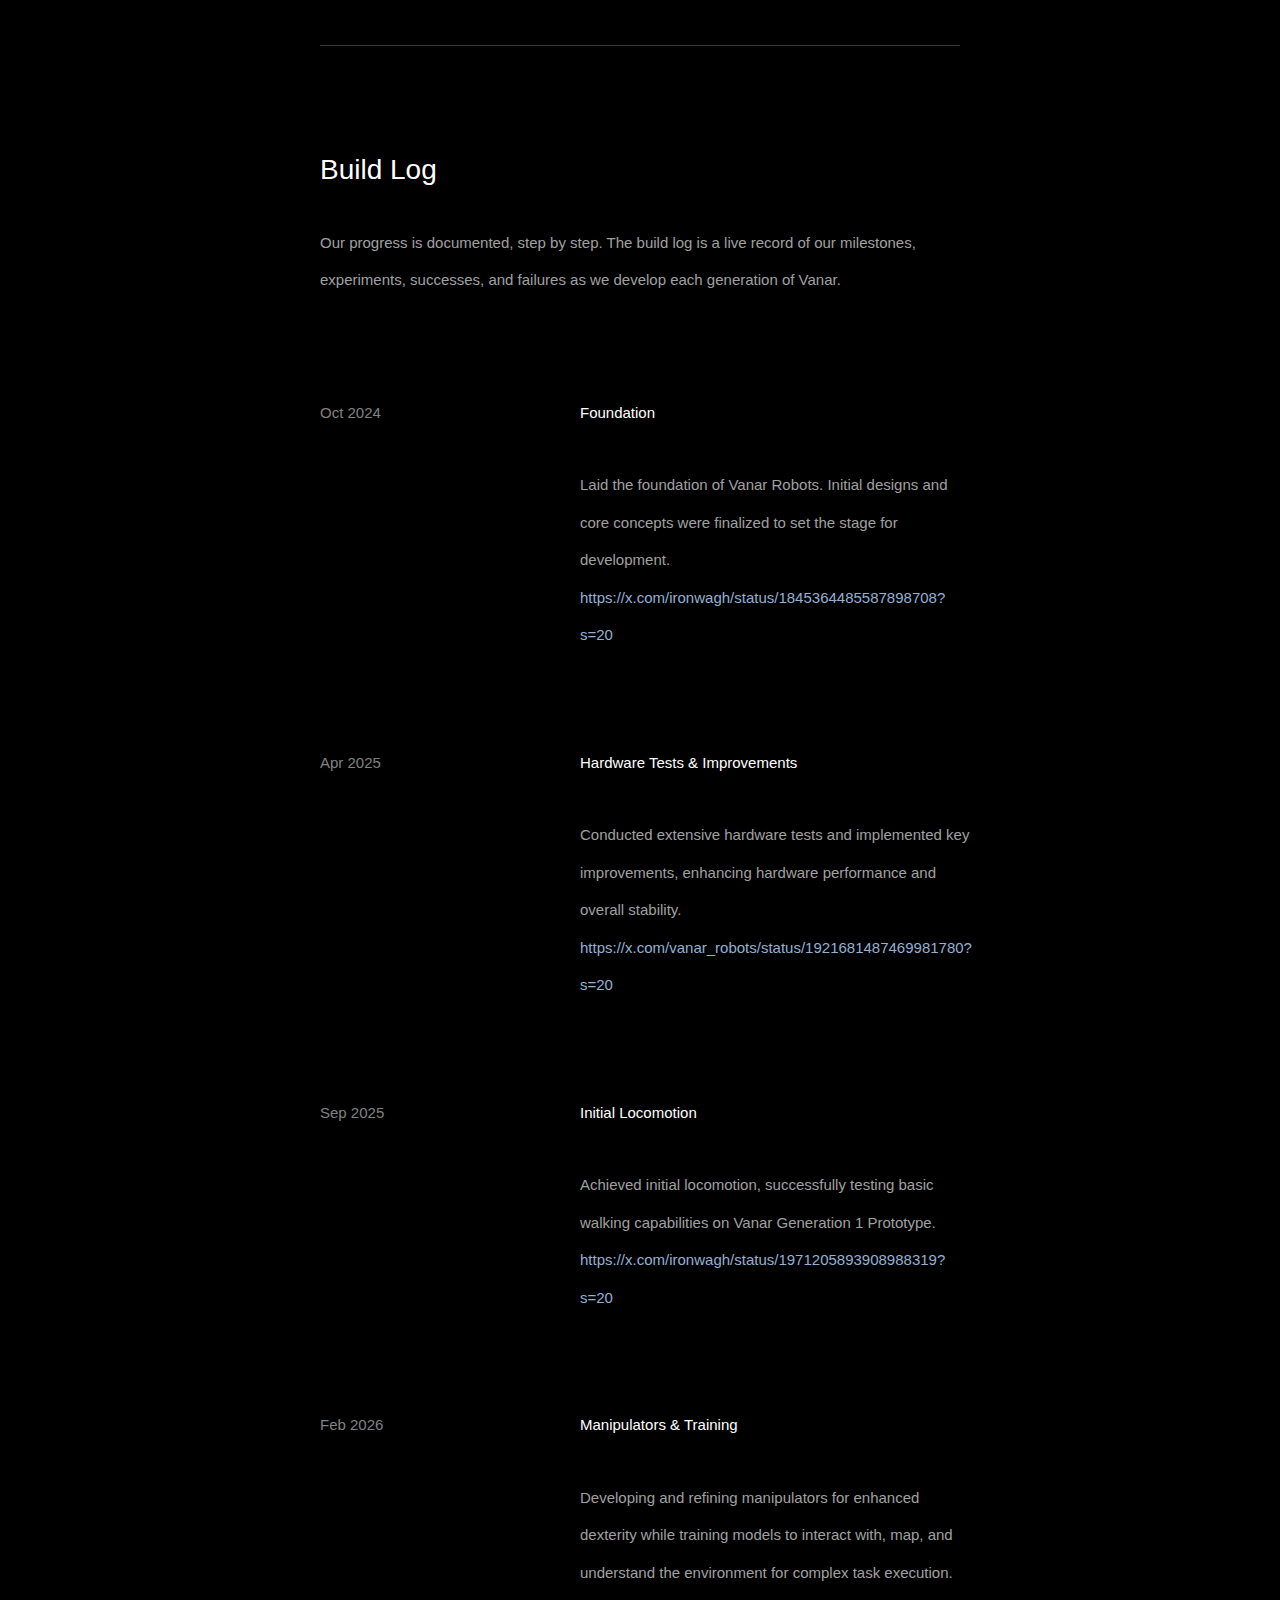
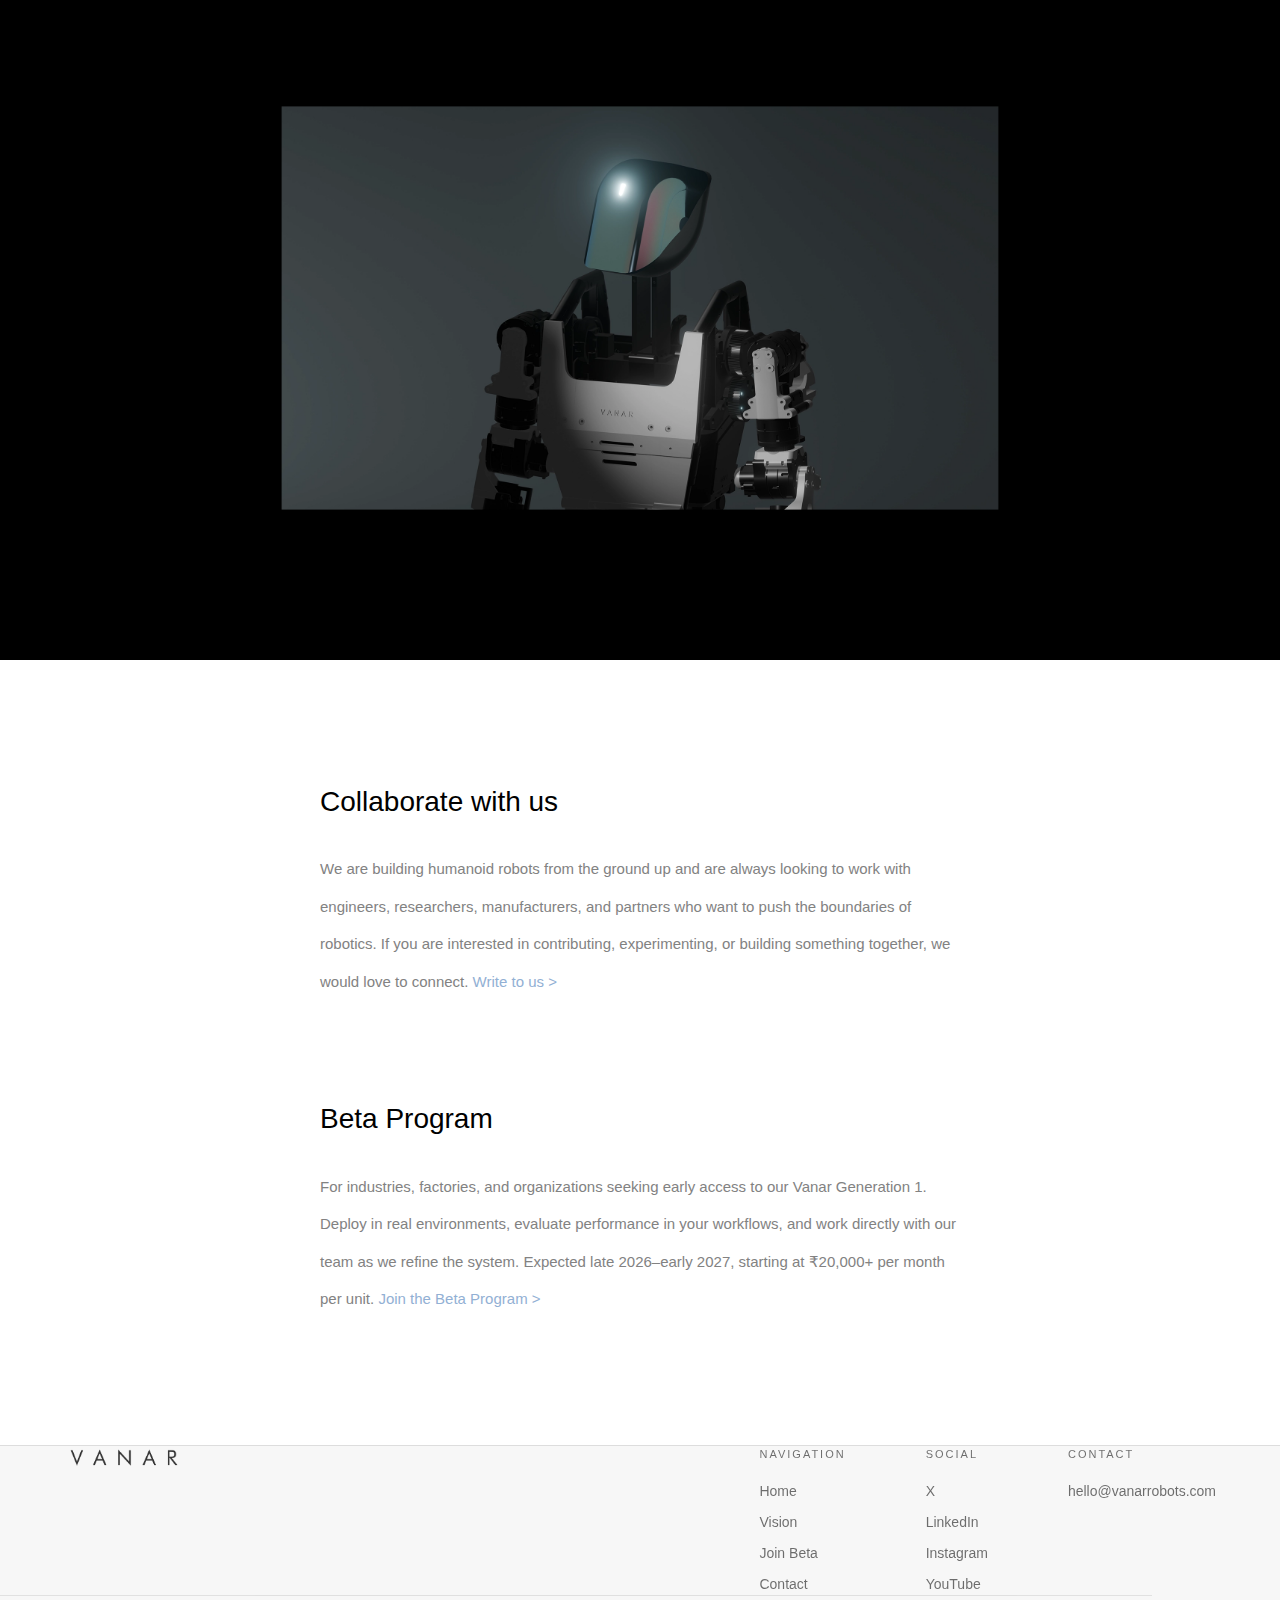
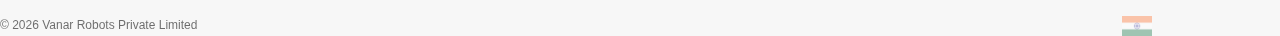
<file: Gen1.html>
<!DOCTYPE html>
<html>
  <head>
    <title>Vanar Generation 1</title>

    <meta charset="UTF-8">
    <meta name="viewport" content="width=device-width, initial-scale=1.0">
    <link rel="stylesheet" href="https://www.w3schools.com/w3css/4/w3.css">
    <link rel="stylesheet" href="https://cdnjs.cloudflare.com/ajax/libs/font-awesome/6.5.1/css/all.min.css">
    <link rel="icon" type="image/gif" href="images/Renders/WebP/profile.webp" /> 
    <!-- Google Fonts -->
    <link rel="preconnect" href="https://fonts.googleapis.com">
    <link rel="preconnect" href="https://fonts.gstatic.com" crossorigin>
    <link href="https://fonts.googleapis.com/css2?family=Inter:wght@300;400;500;600;700;800;900&family=Poppins:wght@300;400;500;600;700;800;900&family=Space+Grotesk:wght@300;400;500;600;700&display=swap" rel="stylesheet">
    <!-- Adobe Fonts -->
    <link href="https://fonts.adobe.com/fonts/neue-haas-grotesk-display" rel="stylesheet">
    <link rel="stylesheet" type="text/css" href="Gen1.css">

  </head>
  <body>
    <!-- Navbar -->
      <!-- Navbar -->
        <!-- Navbar -->
            <!-- Navbar -->
        <div class="navbar">
        <div class="nav-inner">
            <div class="nav-logo">
            <img src="images/Renders/WebP/WhiteLogo1.webp" width="90px">
            </div>

            <div class="nav-links" id="navLinks">
            <a href="Gen1.html">Generation 1</a>
            <a href="indistinguishability.html">Vision</a>
            <a href="contact.html">Contact</a>
            <a href="interest.html" class="nav-cta">Join Beta</a>
            </div>

            <div class="nav-toggle" onclick="toggleNav()">
            <div class="nav-dot"></div>
            <div class="nav-dot"></div>
            <div class="nav-dot"></div>
            </div>
        </div>
        </div>
        <script>
        function toggleNav() {
        document.getElementById("navLinks").classList.toggle("active");
        }
        </script>
        <!-- Navbar -->
    <!-- Navbar -->
      <!-- Navbar -->
        <!-- Navbar -->

    <center>

      <div class="FiftyPercent_div">
        <h1 class="page-title">The Next Evolution of Labor<br><em>Vanar Generation 1</em></h1>
      </div>


      <div class="FiftyPercent_div" style="margin-top: 50px;">
        <p style="color: #828282;">Vanar Generation 1 is our first general-purpose humanoid system <span style="color: white;">built to work inside real human environments</span>.
          It is designed around the spaces, tools, and workflows that already exist, so it can operate where people work without requiring those environments to be rebuilt around machines.
          The goal is simple: <span style="color: white;">a physical system that can move, adapt, and perform useful tasks in everyday industrial settings</span>.
          <br><br>
          At Vanar Robots, we follow a deployment-first approach. Every actuator, structural element, manipulator, control system, and software is built with
          reliability, simplicity, and cost in mind. The focus is not on demonstration robots, but on machines that can be manufactured, deployed, and used for real work.
          <br><br>
          Our systems are intended for tasks that are repetitive, physically demanding, or require long hours of consistent effort.
          By handling this kind of work, the robot becomes a practical tool that supports human teams, increases output, and keeps operations running smoothly.
          <br><br>
          Generation 1 is the foundation of that direction: a humanoid platform built to be useful, understandable, and ready to work alongside people in real environments.</p>
      </div>

      <br><br>

      <div class="SeventyPercent_div">
        <div class="hero-media">
            <img src="images/Renders/WebP/File100PC.webp" width="100%">
        </div>
      </div>




      <!-- Card Deck Slideshow: What can it do? -->
      <!-- Card Deck Slideshow: What can it do? -->
      <!-- Card Deck Slideshow: What can it do? -->
        <div class="FiftyPercent_div">
        <div class="slideshow-container">
            <h2 class="specs-title">Phase One: Structured Industrial Tasks</h2>
            <p class="slideshow-intro">
                Early beta deployment will remain sharply focused on specific categories of work. This approach allows the system to mature in real-world
                conditions while delivering reliable, measurable value to early partners. Initial use cases will center around tasks that demand consistency, endurance,
                and physical reliability, environments where repeatable motion, long operating hours, and predictable workflows are essential.
                Examples of work our early partners intend to automate with Vanar Gen 1:
            </p>
            <br>

            <div class="card-stack" id="cardStack">
                <div class="card"><div class="card-content"><img src="images/Renders/WebP/File155.webp"></div></div>
                <div class="card"><div class="card-content"><img src="images/Renders/WebP/File87.webp"></div></div>
                <div class="card"><div class="card-content"><img src="images/Renders/WebP/File177.webp"></div></div>
                <div class="card"><div class="card-content"><img src="images/Renders/WebP/File179.webp"></div></div>
                <div class="card"><div class="card-content"><img src="images/Renders/WebP/File1.webp"></div></div>
                <div class="card"><div class="card-content"><img src="images/Renders/WebP/File85.webp"></div></div>
            </div>

            <div class="controls">
                <div class="category-label" id="categoryLabel">Material Handling</div>
                <div class="nav-buttons">
                <button class="nav-btn" id="prevBtn">←</button>
                <button class="nav-btn" id="nextBtn">→</button>
                </div>
            </div>
            </div>

            <script>
            const cardStack = document.getElementById('cardStack');
            const cards = Array.from(cardStack.children);
            const categoryLabel = document.getElementById('categoryLabel');
            const prevBtn = document.getElementById('prevBtn');
            const nextBtn = document.getElementById('nextBtn');

            let cardOrder = [0, 1, 2, 3, 4, 5];
            let isAnimating = false;

            const categories = [
                'Material Handling',
                'Machine Tending',
                'Inspection & Patrol',
                'Site Cleaning',
                'Logistics Support',
                'Hazardous Operations'
            ];

            function updateCardPositions() {
                cards.forEach((card, originalIndex) => {
                const position = cardOrder.indexOf(originalIndex);
                card.classList.remove('active', 'next-1', 'next-2', 'hidden');
                if (position === 0)      card.classList.add('active');
                else if (position === 1) card.classList.add('next-1');
                else if (position === 2) card.classList.add('next-2');
                else                     card.classList.add('hidden');
                });
                categoryLabel.textContent = categories[cardOrder[0]];
            }

            function nextCard() {
                if (isAnimating) return;
                isAnimating = true;
                cardOrder.push(cardOrder.shift());
                updateCardPositions();
                setTimeout(() => { isAnimating = false; }, 600);
            }

            function prevCard() {
                if (isAnimating) return;
                isAnimating = true;
                cardOrder.unshift(cardOrder.pop());
                updateCardPositions();
                setTimeout(() => { isAnimating = false; }, 600);
            }

            nextBtn.addEventListener('click', nextCard);
            prevBtn.addEventListener('click', prevCard);

            document.addEventListener('keydown', (e) => {
                if (e.key === 'ArrowRight') nextCard();
                if (e.key === 'ArrowLeft')  prevCard();
            });

            let touchStartX = 0;
            cardStack.addEventListener('touchstart', (e) => { touchStartX = e.changedTouches[0].screenX; });
            cardStack.addEventListener('touchend',   (e) => {
                const diff = touchStartX - e.changedTouches[0].screenX;
                if (diff > 50)  nextCard();
                if (diff < -50) prevCard();
            });

            updateCardPositions();
            </script>
        
        </div>
      <!-- Card Deck Slideshow: What can it do? -->
      <!-- Card Deck Slideshow: What can it do? -->
      <!-- Card Deck Slideshow: What can it do? -->

      <hr style="background-color: #383838; width: 50%; border: none; height: 1px;">


      <!-- Specs Section -->
       <!-- Specs Section -->
        <!-- Specs Section -->
            <div class="specs-section">
                <h2 class="specs-title">Specifications</h2>

                <table class="specs-table">
                <tr>
                    <td class="specs-label">Height</td>
                    <td class="specs-value">5’9”</td>
                </tr>
                <tr>
                    <td class="specs-label">Weight</td>
                    <td class="specs-value">~60 kg</td>
                </tr>
                <tr>
                    <td class="specs-label">Payload Capacity</td>
                    <td class="specs-value">15 kg</td>
                </tr>
                <tr>
                    <td class="specs-label">Expected Runtime</td>
                    <td class="specs-value">5+ hours</td>
                </tr>
                <tr>
                    <td class="specs-label">Degrees of Freedom</td>
                    <td class="specs-value">38</td>
                </tr>
                </table>
                <p style="color: #828282; text-align: left; line-height: 2.5rem; margin-top: 50px;">Target specifications for the current generation. These numbers improve with every prototype cycle as strength, efficiency, and control systems evolve.</p>
            </div>
      <!-- Specs Section -->
       <!-- Specs Section -->
        <!-- Specs Section -->




      <hr style="background-color: #383838; width: 50%; border: none; height: 1px;">





      <!-- Built In-House Section -->
       <!-- Built In-House Section -->
        <!-- Built In-House Section -->
      <div class="builtInHouse_div">
          <h2>Built In-house</h2>
          <p style="color: #828282; text-align: left; line-height: 2.5rem; margin-top: 50px;">Every major part of Vanar Generation 1 is designed and built by us: actuators,
            manipulators, structure, and the core software stack. This keeps the system tightly integrated and lets us iterate quickly as we learn from each prototype.
            Instead of assembling off-the-shelf parts, we engineer components specifically for our humanoid platform, so performance, reliability, and cost improve with every generation.
            It also means collaborators and engineers work directly with the real system, not a collection of black-box modules.</p>

            <br>

            <div class="actuators-section-module">
              <div class="actuators-section-container">
                  <div class="actuators-section-wrapper">
                      <!-- Left Column: Title -->
                      <div class="actuators-title-column">
                          <p class="actuators-main-title">Actuators</p>
                      </div>

                      <!-- Right Column: Description and Images -->
                      <div class="actuators-content-column">
                          <div class="actuators-description">
                              <p>We design and build our actuators from scratch, tuned for the specific demands of Vanar's movement, from high-speed joints to high-strength load-bearing ones. This gives us direct control over torque, response, efficiency, and cost, instead of adapting our designs around off-the-shelf motors. Every actuator is built to match the dynamics of the joint it drives, allowing tighter integration with our control systems and faster iteration across generations.</p>
                              
                              <p>To validate real-world strength, we tested one of our actuators by attempting to pull an SUV. The actuator held and pulled, but the wall attachment failed before the actuator did, demonstrating the level of force these systems are designed to handle. <a href="https://x.com/ironwagh/status/1916622689537867814?s=20" class="buildlog-link" target="_blank" rel="noopener noreferrer">https://x.com/ironwagh/status/1916622689537867814?s=20</a></p>
                          </div>

                          <!-- Images Grid -->
                          <div class="actuators-images-grid">
                              <div class="actuators-image-container">
                                  <img src="images/Renders/WebP/350NmActuator.webp">
                              </div>
                              <div class="actuators-image-container">
                                  <img src="images/Renders/WebP/ArmActuator.webp">
                              </div>
                          </div>
                      </div>
                  </div>
              </div>

              <br>

              <div class="actuators-section-container">
                  <div class="actuators-section-wrapper">
                      <!-- Left Column: Title -->
                      <div class="actuators-title-column">
                          <p class="actuators-main-title">Manipulators</p>
                      </div>

                      <!-- Right Column: Description and Images -->
                      <div class="actuators-content-column">
                          <div class="actuators-description">
                              <p>
                                We continuously design, test, and refine our manipulators to balance strength, adaptability, and simplicity.
                                Each finger is built with a tendon-based mechanism capable of handling roughly 2–6 kg of load, allowing the hand to naturally
                                conform to objects of different shapes while maintaining a secure grip. When combined across four fingers, this results in a manipulator
                                capable of handling significant weight.
                                </p>

                                <p>
                                The current version features true thumb opposition, the thumb can touch the tip of each finger.
                                This capability is fundamental to dexterous manipulation. It enables precision grips (like holding a screw or tool),
                                stable pinch grasps, and more human-like interaction with small or irregular objects.
                                Without opposition, a hand can grasp; with opposition, it can manipulate.
                                </p>

                                <p>
                                These designs are still evolving, and every iteration improves strength, control, and reliability.
                                What exists today is only the starting point for much more capable hands in the coming generations.
                                </p>
                          </div>

                          <!-- Images Grid -->
                          <div class="actuators-images-grid">
                              <div class="actuators-image-container">
                                  <img src="images/Renders/WebP/Manipulator.webp">
                              </div>
                              <div class="actuators-image-container">
                                  <img src="images/Renders/WebP/ManipulatorSide.webp">
                              </div>
                          </div>
                      </div>
                  </div>
              </div>

              <br>

              <div class="actuators-section-container">
                  <div class="actuators-section-wrapper">
                      <!-- Left Column: Title -->
                      <div class="actuators-title-column">
                          <p class="actuators-main-title">Structure</p>
                      </div>

                      <!-- Right Column: Description and Images -->
                      <div class="actuators-content-column">
                          <div class="actuators-description">
                              <p>We constantly experiment with different materials, geometries, and structural combinations to shape a body that is both strong and flexible.
                                Every part of the frame is designed with real-world deployment in mind, not just lab demonstrations. That means focusing on durability, serviceability,
                                and forms that can withstand continuous use.</p>
                                
                                <p>Our structural designs evolve with each prototype, as we test new configurations and manufacturing approaches.
                                  The goal is to develop a physique that is lightweight, resilient, and practical to build at scale while maintaining the strength required for real tasks.</p></p>
                          </div>

                          <!-- Images Grid -->
                          <div class="actuators-images-grid">
                              <div class="actuators-image-container">
                                  <img src="images/Renders/WebP/HumanoidMain.webp">
                              </div>
                              <div class="actuators-image-container">
                                  <img src="images/Renders/WebP/HumanoidBack.webp">
                              </div>
                          </div>
                      </div>
                  </div>
              </div>
          </div>
        </div>
        <!-- Built In-House Section -->
         <!-- Built In-House Section -->
          <!-- Built In-House Section -->




      <hr style="background-color: #383838; width: 50%; border: none; height: 1px;">





      <!-- Software & Control Section -->
       <!-- Software & Control Section -->
        <!-- Software & Control Section -->
      <div class="softwareAndControl_div">
        <h2>Software & Control</h2>
        <p>We develop and train our own control models in-house, with the goal of making our robots move and react as naturally as possible. Instead of depending on a large number of external sensors or complex vision peripherals, we focus on combining intelligent software with well-designed mechanics, closer to how humans rely on their own body and perception.</p>
          <p>Our approach is to let the software learn how to control the hardware efficiently, reducing system complexity while improving adaptability. As the mechanical design evolves, the control models evolve with it, forming a tightly integrated system that becomes more capable and human-like with every training cycle.</p>

          <img src="images/Renders/WebP/File136.webp" width="100%" style="margin-top: 40px;">
      </div>
      <!-- Software & Control Section -->
       <!-- Software & Control Section -->
        <!-- Software & Control Section -->




      <hr style="background-color: #383838; width: 50%; border: none; height: 1px;">





      <!-- BuildLog Section -->
       <!-- BuildLog Section -->
        <!-- BuildLog Section -->
         <!-- BuildLog Section -->
        <div class="buildlog-section-module">
          <div class="buildlog-container">
              <!-- Header -->
              <div class="buildlog-header">
                  <h2 class="buildlog-title">Build Log</h2>
                  <p class="buildlog-intro">Our progress is documented, step by step. The build log is a live record of our milestones, experiments, successes, and failures as we develop each generation of Vanar.</p>
              </div>

              <!-- Timeline -->
              <div class="buildlog-timeline">
                  <!-- Entry 1 -->
                  <div class="buildlog-entry">
                      <div class="buildlog-date"><p>Oct 2024</p></div>
                      <div class="buildlog-content">
                          <p class="buildlog-milestone-title">Foundation</p>
                          <p class="buildlog-description">
                              Laid the foundation of Vanar Robots. Initial designs and core concepts were finalized to set the stage for development. 
                              <a href="https://x.com/ironwagh/status/1845364485587898708?s=20" class="buildlog-link" target="_blank" rel="noopener noreferrer">https://x.com/ironwagh/status/1845364485587898708?s=20</a>
                          </p>
                      </div>
                  </div>

                  <!-- Entry 2 -->
                  <div class="buildlog-entry">
                      <div class="buildlog-date"><p>Apr 2025</p></div>
                      <div class="buildlog-content">
                          <p class="buildlog-milestone-title">Hardware Tests & Improvements</p>
                          <p class="buildlog-description">
                              Conducted extensive hardware tests and implemented key improvements, enhancing hardware performance and overall stability. 
                              <a href="https://x.com/vanar_robots/status/1921681487469981780?s=20" class="buildlog-link" target="_blank" rel="noopener noreferrer">https://x.com/vanar_robots/status/1921681487469981780?s=20</a>
                          </p>
                      </div>
                  </div>

                  <!-- Entry 3 -->
                  <div class="buildlog-entry">
                      <div class="buildlog-date"><p>Sep 2025</p></div>
                      <div class="buildlog-content">
                          <p class="buildlog-milestone-title">Initial Locomotion</p>
                          <p class="buildlog-description">
                              Achieved initial locomotion, successfully testing basic walking capabilities on Vanar Generation 1 Prototype. 
                              <a href="https://x.com/ironwagh/status/1971205893908988319?s=20" class="buildlog-link" target="_blank" rel="noopener noreferrer">https://x.com/ironwagh/status/1971205893908988319?s=20</a>
                          </p>
                      </div>
                  </div>

                  <!-- Entry 4 -->
                  <div class="buildlog-entry">
                      <div class="buildlog-date"><p>Feb 2026</p></div>
                      <div class="buildlog-content">
                          <p class="buildlog-milestone-title">Manipulators & Training</p>
                          <p class="buildlog-description">
                              Developing and refining manipulators for enhanced dexterity while training models to interact with, map, and understand the environment for complex task execution. 
                          </p>
                      </div>
                  </div>
              </div>
          </div>
      </div>
      <!-- BuildLog Section -->
       <!-- BuildLog Section -->
        <!-- BuildLog Section -->




        <div class="SeventyPercent_div">
        <div class="hero-media1">
            <img src="images/Renders/WebP/File178.webp" width="100%">
        </div>
      </div>





      <!-- Collab & Beta -->
      <!-- Collab & Beta -->
      <!-- Collab & Beta -->
       <div class="CollabBeta_maindiv">
        <div class="CollabBeta_div">
            <br><br><br>
            <h2 style="color: black;">Collaborate with us</h2>
            <p>We are building humanoid robots from the ground up and are always looking to work with engineers, researchers, manufacturers, and partners who want to
                push the boundaries of robotics. If you are interested in contributing, experimenting, or building something together, we would love to connect.
                <a href="contact.html" class="buildlog-link" target="_blank" rel="noopener noreferrer">Write to us ></a></p>
                
        </div>

        <div class="CollabBeta_div">
            <h2 style="color: black;">Beta Program</h2>
            <p>For industries, factories, and organizations seeking early access to our Vanar Generation 1. Deploy in real environments, evaluate performance in your workflows,
                and work directly with our team as we refine the system. Expected late 2026–early 2027, starting at ₹20,000+ per month per unit.
            <a href="interest.html" class="buildlog-link" target="_blank" rel="noopener noreferrer">Join the Beta Program ></a></p>
                <br><br><br>
        </div>
      </div>
      <!-- Collab & Beta -->
      <!-- Collab & Beta -->
      <!-- Collab & Beta -->





    </center>
</center>

<footer class="journal-footer">
  <div class="footer-inner">

    <div class="footer-left">
      <div class="footer-logo">
        <img src="images/Renders/WebP/BlackLogo1.webp" alt="Vanar Robots" width="120px" style="opacity: 0.8;">
      </div>
    </div>

    <div class="footer-right">
      <div class="footer-column">
        <div class="footer-label">Navigation</div>
        <a href="index.html">Home</a>
        <a href="indistinguishability.html">Vision</a>
        <a href="interest.html">Join Beta</a>
        <a href="contact.html">Contact</a>
      </div>

      <div class="footer-column">
        <div class="footer-label">Social</div>
        <a href="https://x.com/vanar_robots?s=20" target="_blank">X</a>
        <a href="https://www.linkedin.com/company/vanar-robots/" target="_blank">LinkedIn</a>
        <a href="https://www.instagram.com/vanar_robots" target="_blank">Instagram</a>
        <a href="https://www.youtube.com/@VanarRobots" target="_blank">YouTube</a>
      </div>

      <div class="footer-column">
        <div class="footer-label">Contact</div>
        <a href="mailto:hello@vanarrobots.com">hello@vanarrobots.com</a>
      </div>
    </div>

  </div>

  <div class="footer-bottom">
    <span class="footer-copy">© 2026 Vanar Robots Private Limited</span>
    <div class="footer-country">
      <img src="images/Renders/WebP/India.webp" alt="Made in India" width="30px" style="opacity: 0.6;">
    </div>
  </div>
</footer>
  </body>
</html>
</file>
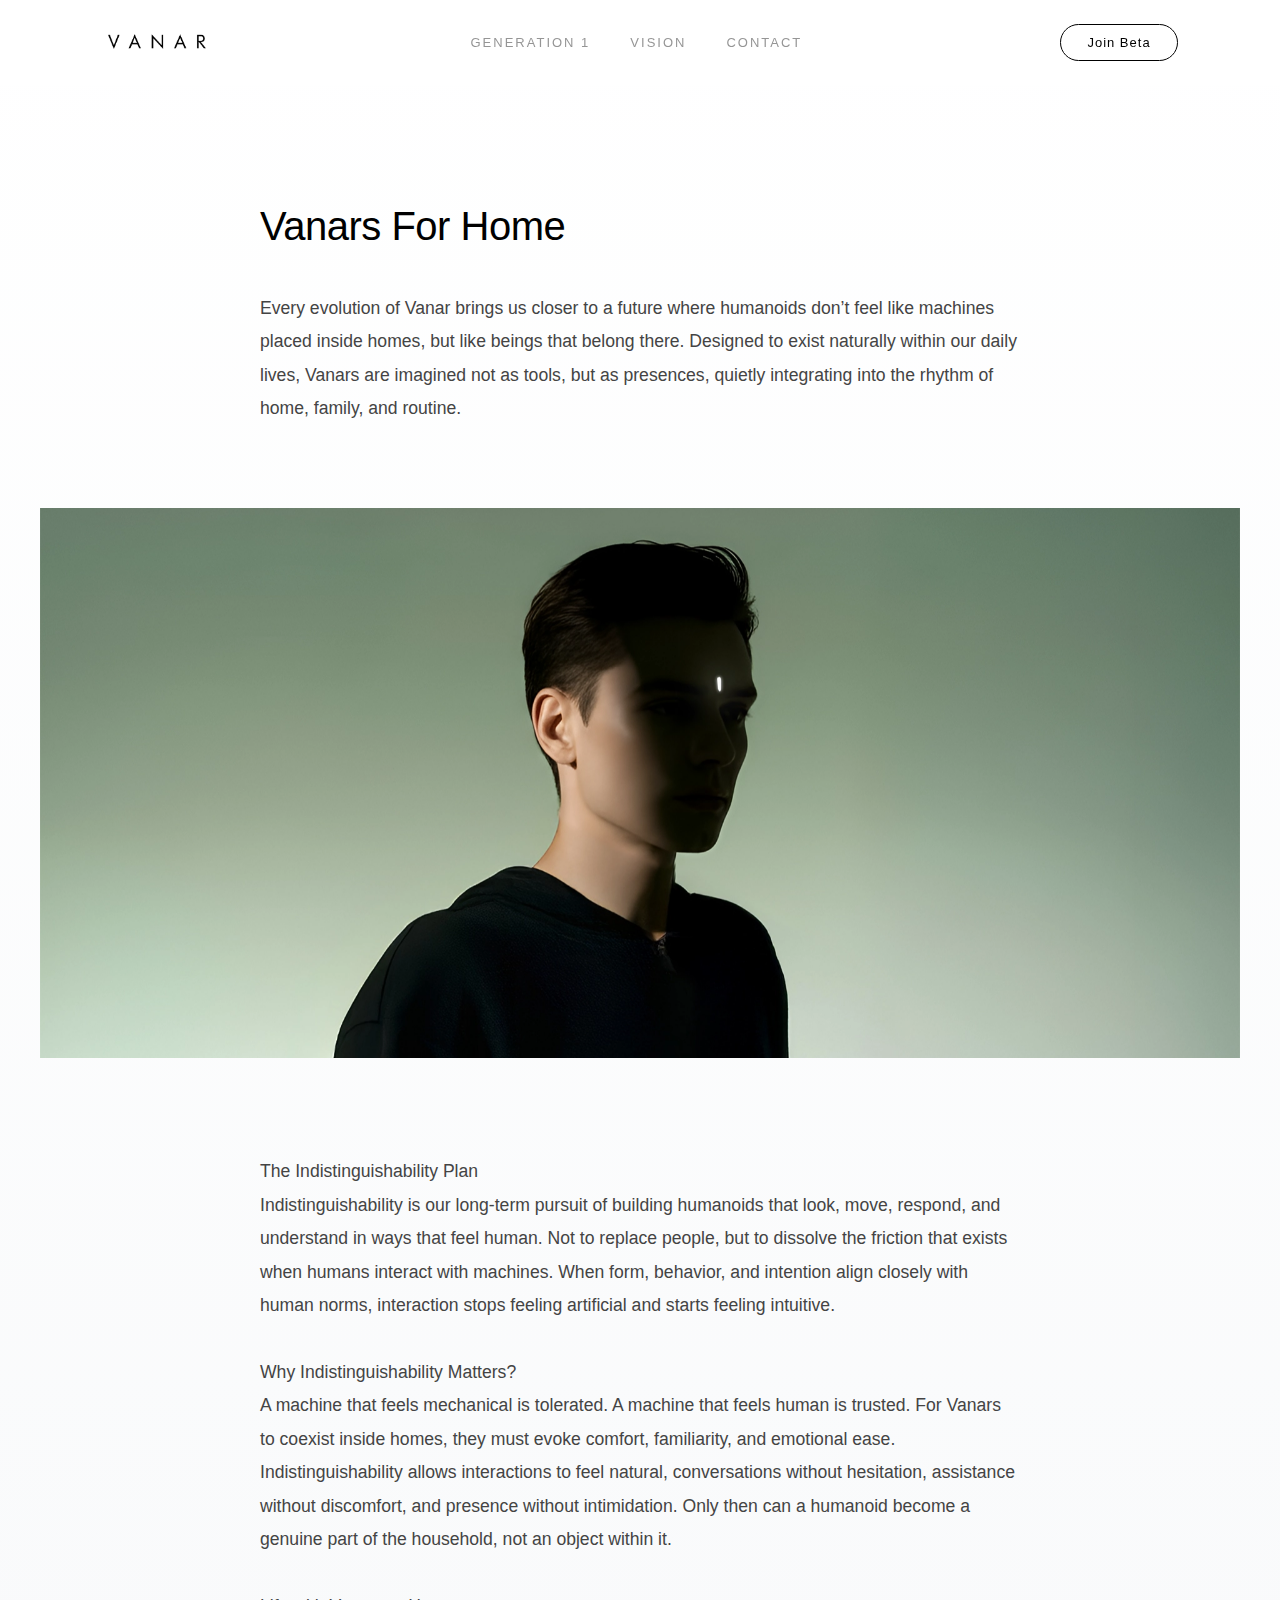
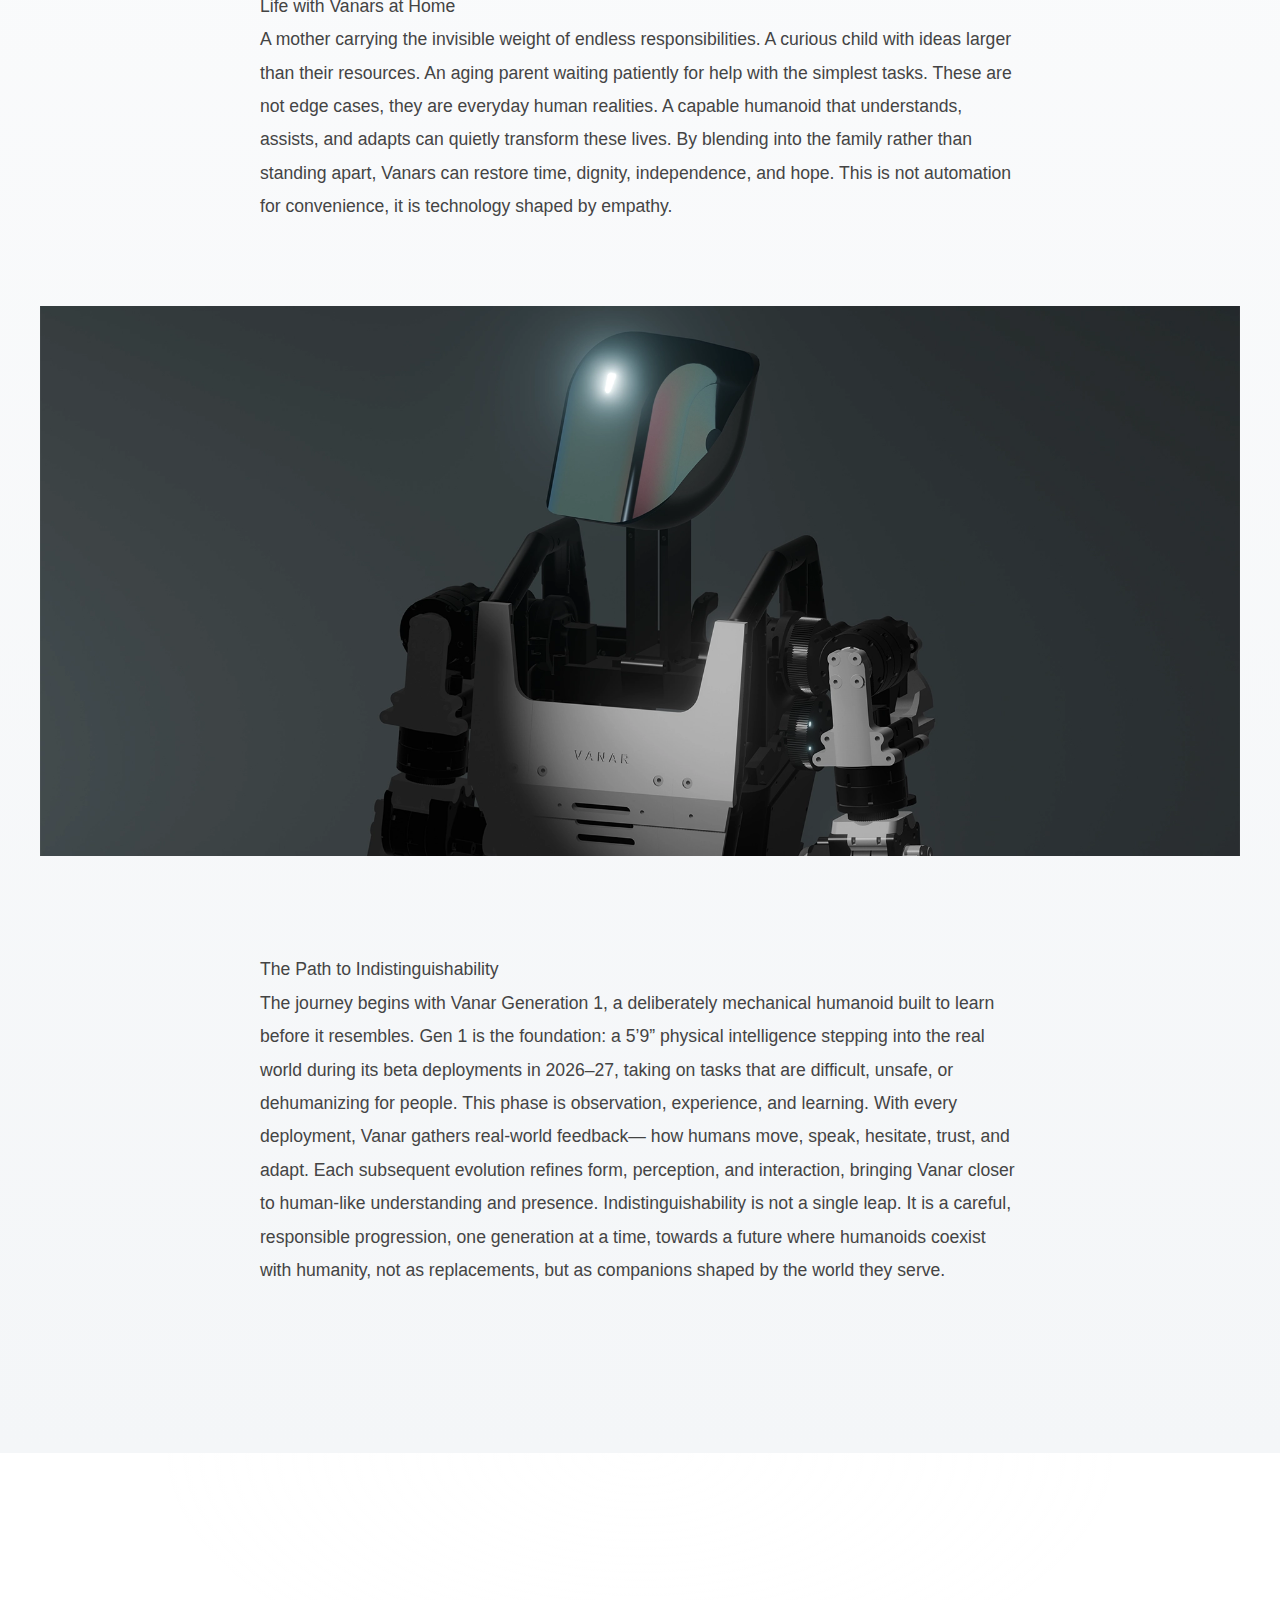
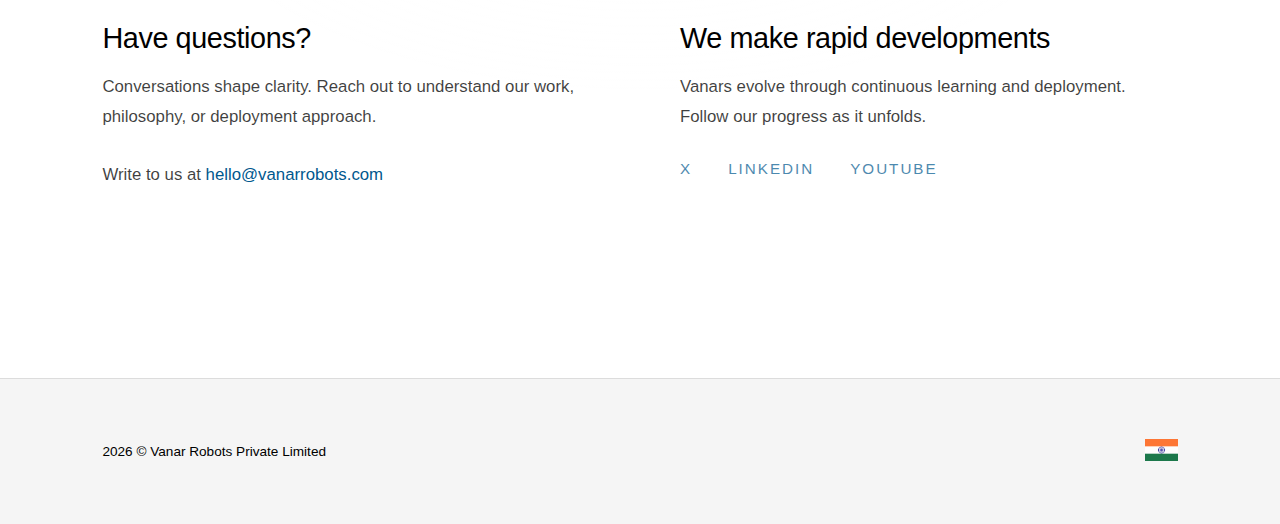
<file: indistinguishability.html>
<!DOCTYPE html>
<html lang="en">
  <head>
    <meta charset="UTF-8" />
    <meta name="viewport" content="width=device-width, initial-scale=1.0"/>
    <title>Vanar - Indistinguishability</title>
    <link rel="icon" type="image/gif" href="images/Renders/WebP/profile.webp" /> 

    <style>
      :root {
        --bg: #0b0c0e;
        --fg: #ffffff;
        --muted: #9aa0a6;
        --accent: #6cf2c2;
      }

      img {
        will-change: transform;
      }

      * {
        box-sizing: border-box;
      }

      body {
        margin: 0;
        font-family: Inter, -apple-system, BlinkMacSystemFont, sans-serif;
        background: #ffffff;
        color: #000000;
        overflow-x: hidden;
      }




    /* ===== FUTURISTIC NAVBAR ===== */
    .vr-navbar {
      position: fixed;
      top: 0;
      width: 100%;
      padding: 24px 8vw;
      display: flex;
      justify-content: space-between;
      align-items: center;
      z-index: 1000;

      /* Glass effect */
      background: rgba(255, 255, 255, 0);
      backdrop-filter: blur(18px);
      -webkit-backdrop-filter: blur(18px);
      transition: background 0.4s ease, backdrop-filter 0.4s ease;
    }

    .vr-navbar.scrolled {
      background: rgba(255, 255, 255, 0.332);
      backdrop-filter: blur(22px);
      -webkit-backdrop-filter: blur(22px);
    }

    .vr-navbar__logo {
      display: flex;
      align-items: center;
    }

    .vr-navbar__logo img {
      width: 110px;
      display: block;
      filter: none;
    }

    .vr-navbar__links {
      display: flex;
      gap: 40px;
    }

    .vr-navbar__links a {
      text-decoration: none;
      font-size: 13px;
      letter-spacing: 2px;
      color: rgba(79, 79, 79, 0.6);
      text-transform: uppercase;
      position: relative;
      transition: opacity 0.25s ease;
    }

    .vr-navbar__links a:hover {
      opacity: 1;
      color: #000000;
      transition: 1s;
    }

    .vr-navbar__cta {
      padding: 10px 26px;
      border-radius: 30px;
      border: 1px solid #000000;
      color: #000000;
      font-size: 13px;
      letter-spacing: 1px;
      text-decoration: none;
      transition: all 0.3s ease;
    }

    .vr-navbar__cta:hover {
      background: #000000;
      color: #ffffff;
    }

    /* Hamburger Menu */
    .vr-navbar__hamburger {
      display: none;
      flex-direction: column;
      gap: 6px;
      background: none;
      border: none;
      cursor: pointer;
      padding: 10px;
      z-index: 1001;
      position: relative;
      width: 40px;
      height: 40px;
      justify-content: center;
      align-items: center;
    }

    .vr-navbar__hamburger span {
      width: 22px;
      height: 2px;
      background: rgba(0, 0, 0, 0.8);
      transition: all 0.3s cubic-bezier(0.4, 0, 0.2, 1);
      border-radius: 2px;
      display: block;
    }

    .vr-navbar__hamburger:hover span {
      background: rgba(0, 0, 0, 1);
    }

    .vr-navbar__hamburger.active span:nth-child(1) {
      transform: rotate(45deg) translate(6px, 6px);
    }

    .vr-navbar__hamburger.active span:nth-child(2) {
      opacity: 0;
      transform: translateX(10px);
    }

    .vr-navbar__hamburger.active span:nth-child(3) {
      transform: rotate(-45deg) translate(6px, -6px);
    }

    /* Mobile Dropdown */
    .vr-navbar__mobile-menu {
      display: none;
      position: fixed;
      top: 70px;
      left: 0;
      right: 0;
      background: rgba(255, 255, 255, 0.332);
      backdrop-filter: blur(22px);
      -webkit-backdrop-filter: blur(22px);
      border-bottom: 1px solid rgba(0, 0, 0, 0.08);
      padding: 20px 6vw;
      flex-direction: column;
      gap: 20px;
      z-index: 999;
      opacity: 0;
      transform: translateY(-10px);
      transition: opacity 0.3s ease, transform 0.3s ease;
    }

    .vr-navbar__mobile-menu.active {
      display: flex;
      opacity: 1;
      transform: translateY(0);
    }

    .vr-navbar__mobile-menu a {
      text-decoration: none;
      font-size: 13px;
      letter-spacing: 2px;
      color: rgba(79, 79, 79, 0.8);
      text-transform: uppercase;
      padding: 12px 0;
      border-bottom: 1px solid rgba(0, 0, 0, 0.05);
      transition: color 0.25s ease;
    }

    .vr-navbar__mobile-menu a:hover {
      color: #000000;
    }

    /* Mobile */
    @media (max-width: 768px) {
      .vr-navbar {
        padding: 18px 6vw;
      }
      
      .vr-navbar__links {
        display: none;
      }

      .vr-navbar__hamburger {
        display: flex;
      }

      .vr-navbar__logo {
        flex: 0 0 auto;
      }

      .vr-navbar__logo img {
        width: 110px;
      }

      .vr-navbar__cta {
        padding: 8px 18px;
        font-size: 12px;
        margin-left: auto;
        margin-right: 12px;
      }
    }
    /* ===== FUTURISTIC NAVBAR ===== */


      

      /* ===== PHILOSOPHY SECTION ===== */
      .vision-divider {
        display: flex;
        justify-content: center;
        padding: 80px 0;
      }

      .vision-divider span {
        width: 6px;
        height: 6px;
        background: #000;
        border-radius: 50%;
        opacity: 0.4;
      }

      .vision-philosophy {
        padding-bottom: 100px;
        padding-top: 200px;
        background: linear-gradient(180deg, #ffffff 0%, #f4f6f8 100%);
      }

      .philosophy-content {
        max-width: 900px;
        margin: 0 auto;
      }

      .philosophy-content h2 {
        font-size: 40px;
        font-weight: 400;
        line-height: 1.3;
        margin: 0 0 40px 0;
        letter-spacing: -0.5px;
        max-width: 760px;
        text-align: left;
      }

      .date-text {
        font-size: 0.8rem;
        color: #444;
        font-weight: 300;
        max-width: 760px;
        text-align: left;
      }

      .philosophy-text {
        font-size: 1.1rem;
        line-height: 1.9;
        color: #444;
        font-weight: 300;
        margin-bottom: 32px;
        max-width: 760px;
        text-align: left;
      }

        .vision-image {
        padding-top: 50px;
        width: 100%;
        max-width: 1200px;
        height: 600px;
        overflow: hidden;
        display: flex;
        align-items: center;
        justify-content: center;
        }

        .vision-image img {
        width: 100%;
        height: 100%;
        object-fit: cover;
        display: block;
        }

      @media (max-width: 768px) {
        .vision-philosophy {
            padding-bottom: 100px;
            padding-top: 150px;
            background: linear-gradient(180deg, #ffffff 0%, #f4f6f8 100%);
        }

        .philosophy-content h2 {
            font-size: clamp(2rem, 4vw, 3rem);
            font-weight: 400;
            line-height: 1.3;
            letter-spacing: -0.5px;
            max-width: 90%;
            text-align: left;
        }

        .date-text {
            font-size: 0.8rem;
            color: #444;
            font-weight: 300;
            max-width: 90%;
            text-align: left;
        }

        .philosophy-text {
            font-size: 1.1rem;
            line-height: 1.9;
            color: #444;
            font-weight: 300;
            margin-bottom: 32px;
            max-width: 90%;
            text-align: left;
        }

        .vision-image {
        padding-top: 50px;
        width: 100%;
        height: 500px;
        }

        .vision-image img {
        width: 100%;
        }
        }

        /* Tablet */
        @media (min-width: 769px) and (max-width: 1024px) {
          .philosophy-content {
            max-width: 90%;
            margin: 0 auto;
          }
        }






      /* ===== VISION CARDS ===== */
      .vision-cards {
        padding: 100px 8vw;
        background: #ffffff;
      }

      .cards-grid {
        display: grid;
        grid-template-columns: repeat(auto-fit, minmax(300px, 1fr));
        gap: 32px;
        max-width: 1200px;
        margin: 0 auto;
      }

      .vision-card {
        padding: 48px 36px;
        border-radius: 20px;
        background: transparent;
        border: none;
        transition: all 0.4s ease;
        position: relative;
      }

      .vision-card::before {
        content: '';
        position: absolute;
        left: 0;
        top: 0;
        width: 2px;
        height: 100%;
        background: linear-gradient(180deg, rgba(108,242,194,0.6), transparent);
      }

      .vision-card:hover {
        transform: translateY(-6px);
        box-shadow: none;
      }

      .vision-card h3 {
        font-size: 1.4rem;
        font-weight: 500;
        margin: 0 0 16px 0;
        color: #000;
        transition: letter-spacing 0.3s ease;
      }

      .vision-card:hover h3 {
        letter-spacing: 0.5px;
      }

      .vision-card p {
        font-size: 1rem;
        line-height: 1.7;
        color: #666;
        margin: 0;
        font-weight: 300;
      }

      /* ===== CLOSING SECTION ===== */
      .vision-closing {
        padding: 120px 8vw;
        background: radial-gradient(800px 400px at 50% 0%, rgba(108,242,194,0.15), transparent 60%),
                    linear-gradient(180deg, #0b0c0e 0%, #121316 100%);
        color: #ffffff;
        text-align: center;
      }

      .vision-closing h2 {
        font-size: clamp(2rem, 4vw, 3.5rem);
        font-weight: 300;
        line-height: 1.3;
        margin: 0 0 24px 0;
        letter-spacing: -0.5px;
      }

      .vision-closing p {
        font-size: 1.2rem;
        color: rgba(255,255,255,0.7);
        max-width: 700px;
        margin: 0 auto 48px;
        line-height: 1.8;
        font-weight: 300;
      }

      .vision-closing .cta-button {
        display: inline-block;
        padding: 16px 48px;
        border-radius: 40px;
        background: var(--accent);
        color: #000;
        text-decoration: none;
        font-size: 1rem;
        font-weight: 500;
        letter-spacing: 0.5px;
        transition: all 0.3s ease;
      }

      .vision-closing .cta-button:hover {
        transform: translateY(-2px);
      }

      /* ===== FOOTER (WHITE THEME) ===== */
      .vr-footer {
        background: #f5f5f5;
        color: #000000;
        border-top: 1px solid rgba(0,0,0,0.1);
        padding: 60px 8vw;
        font-size: 0.85rem;
      }

      .vr-footer-split {
        display: flex;
        justify-content: space-between;
        align-items: center;
        gap: 24px;
      }

      .vr-footer-right img {
        height: 22px;
        width: auto;
        opacity: 0.9;
      }

      @media (max-width: 768px) {
        .vr-footer-split {
          flex-direction: column;
          gap: 12px;
        }

        .vr-footer-right img {
          height: 20px;
        }

        .vr-footer {
          text-align: center;
        }
      }

      @media (max-width: 768px) {
        .vision-hero {
          padding: 120px 6vw 80px;
        }

        .vision-hero-bg {
          background-image:
            linear-gradient(180deg, rgba(255,255,255,0.9) 0%, rgba(255,255,255,0.6) 50%, transparent 100%),
        }
      }

      .reveal {
        opacity: 0;
        transform: translateY(24px);
        transition: opacity 0.8s ease, transform 0.8s ease;
      }

      .reveal.visible {
        opacity: 1;
        transform: translateY(0);
      }




      /* ===== VISION CONCLUSION (SOCIAL + CONTACT) ===== */
      .vision-conclusion {
        padding: 140px 8vw 160px;
        background: radial-gradient(800px 400px at 50% 0%, rgba(255, 255, 255, 0.12), transparent 60%),
                    linear-gradient(180deg, #ffffffff 0%, #ffffffff 100%);
        color: black;
      }

      .vision-conclusion-grid {
        max-width: 1100px;
        margin: 0 auto;
        display: grid;
        grid-template-columns: 1fr 1fr;
        gap: 80px;
      }

      .vision-conclusion-box h3 {
        font-size: 1.8rem;
        font-weight: 400;
        margin-bottom: 16px;
        letter-spacing: -0.4px;
        text-align: left;
      }

      .vision-conclusion-box p {
        font-size: 1.05rem;
        line-height: 1.8;
        color: rgba(0, 0, 0, 0.75);
        font-weight: 300;
        margin-bottom: 28px;
        max-width: 550px;
        text-align: left;
      }

      .vision-link {
        font-size: 1.05rem;
        line-height: 1.8;
        color: rgba(0, 87, 128, 0.75);
        font-weight: 300;
        margin-bottom: 28px;
        max-width: 420px;
        text-decoration: none;
        transition: opacity 0.3s ease, transform 0.3s ease;
      }

      .vision-link:hover {
        opacity: 1;
        transform: translateX(4px);
      }

      .vision-social-links {
        display: flex;
        flex-direction: column;
        gap: 14px;
      }

      .vision-social-links a {
        font-size: 0.9rem;
        letter-spacing: 2px;
        text-transform: uppercase;
        color: #000000ff;
        text-decoration: none;
        opacity: 0.7;
        transition: opacity 0.3s ease, transform 0.3s ease;
      }

      .vision-social-links a:hover {
        opacity: 1;
        transform: translateX(4px);
      }

      .vision-social-inline {
        display: flex;
        gap: 36px;
        align-items: center;
      }

      .vision-social-inline a {
        font-size: 0.95rem;
        letter-spacing: 2px;
        text-transform: uppercase;
        color: #000000;
        text-decoration: none;
        opacity: 0.7;
        transition: opacity 0.3s ease, transform 0.3s ease;
      }

      .vision-social-inline a:hover {
        opacity: 1;
        transform: translateY(-2px);
      }

      /* Mobile */
      @media (max-width: 768px) {
        .vision-conclusion {
          padding: 90px 6vw 120px;
          text-align: center;
        }

        .vision-conclusion-grid {
          grid-template-columns: 1fr;
          gap: 60px;
        }

        .vision-social-links a {
          text-align: center;
        }

        .vision-social-links {
          text-align: center;
        }

        .vision-link{
          text-align: center;
        }

        .vision-conclusion-box p {
          text-align: center;
          max-width: 90%;
        }

        .vision-conclusion-box h3 {
          text-align: center;
        }

        .vision-social-inline {
          gap: 24px;
          text-align: center;
          justify-content: center;
        }

        .vision-social-inline a {
          text-align: center;
          justify-content: center;
        }
      }
    </style>
  </head>

  <body>

    <!-- Navbar -->
    <nav class="vr-navbar">
      <div class="vr-navbar__logo">
        <a href="index.html"><img src="images/Renders/WebP/BlackLogo1.webp" alt="Vanar Robots"></a>
      </div>

      <div class="vr-navbar__links">
        <a href="Gen1.html">Generation 1</a>
        <a href="indistinguishability.html">Vision</a>
        <a href="contact.html">Contact</a>
      </div>

      <a href="interest.html" class="vr-navbar__cta">Join Beta</a>
      
      <button class="vr-navbar__hamburger" aria-label="Toggle menu">
        <span></span>
        <span></span>
        <span></span>
      </button>
    </nav>

    <!-- Mobile Dropdown Menu -->
    <div class="vr-navbar__mobile-menu">
      <a href="Gen1.html">Generation 1</a>
      <a href="indistinguishability.html">Vision</a>
      <a href="contact.html">Contact</a>
    </div>

    <script>
      const hamburger = document.querySelector('.vr-navbar__hamburger');
      const mobileMenu = document.querySelector('.vr-navbar__mobile-menu');
      const navbar = document.querySelector('.vr-navbar');
      
      hamburger.addEventListener('click', () => {
        hamburger.classList.toggle('active');
        mobileMenu.classList.toggle('active');
        
        // Add scrolled class to navbar when menu opens
        if (mobileMenu.classList.contains('active')) {
          navbar.classList.add('scrolled');
        } else {
          // Only remove if user hasn't scrolled
          if (window.scrollY === 0) {
            navbar.classList.remove('scrolled');
          }
        }
      });
      
      // Close menu when clicking on a link
      document.querySelectorAll('.vr-navbar__mobile-menu a').forEach(link => {
        link.addEventListener('click', () => {
          hamburger.classList.remove('active');
          mobileMenu.classList.remove('active');
          
          // Remove scrolled class if at top of page
          if (window.scrollY === 0) {
            navbar.classList.remove('scrolled');
          }
        });
      });
      
      // Close menu when clicking outside
      document.addEventListener('click', (e) => {
        if (!e.target.closest('.vr-navbar')) {
          hamburger.classList.remove('active');
          mobileMenu.classList.remove('active');
          
          // Remove scrolled class if at top of page
          if (window.scrollY === 0) {
            navbar.classList.remove('scrolled');
          }
        }
      });
      
      // Handle scroll events
      window.addEventListener('scroll', () => {
        if (window.scrollY > 50) {
          navbar.classList.add('scrolled');
        } else {
          // Only remove if menu is not active
          if (!mobileMenu.classList.contains('active')) {
            navbar.classList.remove('scrolled');
          }
        }
      });
    </script>
    <!-- Navbar -->




    <!-- Philosophy Section -->
    <section class="vision-philosophy">
      <div class="philosophy-content">
        <center>
        <h2>Vanars For Home</h2>

        <p class="philosophy-text">
          Every evolution of Vanar brings us closer to a future where humanoids don’t feel like machines placed inside homes,
          but like beings that belong there. Designed to exist naturally within our daily lives, Vanars are imagined not as tools,
          but as presences, quietly integrating into the rhythm of home, family, and routine.
        </p>
        </center>
      </div>

      <center>
        <div class="vision-image">
          <img src="images/Renders/WebP/File185.webp" width="100%">
          </div>
    </center>

      <div class="philosophy-content" style="padding-top: 80px;">
        <center>
          <p class="philosophy-text">
            <b>The Indistinguishability Plan</b><br>
            Indistinguishability is our long-term pursuit of building humanoids that look, move, respond, and understand in ways that feel human.
            Not to replace people, but to dissolve the friction that exists when humans interact with machines. When form, behavior, and intention
            align closely with human norms, interaction stops feeling artificial and starts feeling intuitive.
            <br><br>

            <b>Why Indistinguishability Matters?</b><br>
            A machine that feels mechanical is tolerated. A machine that feels human is trusted.
            For Vanars to coexist inside homes, they must evoke comfort, familiarity, and emotional ease. Indistinguishability allows interactions to
            feel natural, conversations without hesitation, assistance without discomfort, and presence without intimidation. Only then can a humanoid
            become a genuine part of the household, not an object within it.
            <br><br>

            <b>Life with Vanars at Home</b><br>
            A mother carrying the invisible weight of endless responsibilities. A curious child with ideas larger than their resources.
            An aging parent waiting patiently for help with the simplest tasks. These are not edge cases, they are everyday human realities.
            A capable humanoid that understands, assists, and adapts can quietly transform these lives. By blending into the family rather than standing apart,
            Vanars can restore time, dignity, independence, and hope. This is not automation for convenience, it is technology shaped by empathy.
          </p>
        </center>
      </div>

      <center>
        <div class="vision-image">
          <img src="images/Renders/WebP/File178.webp" width="100%">
          </div>
    </center>

    <div class="philosophy-content" style="padding-top: 80px;">
        <center>
          <p class="philosophy-text">
            <b>The Path to Indistinguishability</b><br>
            The journey begins with Vanar Generation 1, a deliberately mechanical humanoid built to learn before it resembles.
            Gen 1 is the foundation: a 5’9” physical intelligence stepping into the real world during its beta deployments in 2026–27,
            taking on tasks that are difficult, unsafe, or dehumanizing for people. This phase is observation, experience, and learning.
            With every deployment, Vanar gathers real-world feedback— how humans move, speak, hesitate, trust, and adapt. Each subsequent
            evolution refines form, perception, and interaction, bringing Vanar closer to human-like understanding and presence.
            Indistinguishability is not a single leap. It is a careful, responsible progression, one generation at a time, towards a future
            where humanoids coexist with humanity, not as replacements, but as companions shaped by the world they serve.
            <br><br>
          </p>
        </center>
      </div>
    </section>

<!-- Vision Conclusion -->
<section class="vision-conclusion">
  <center>
  <div class="vision-conclusion-grid">
    
    <div class="vision-conclusion-box">
      <h3>Have questions?</h3>
      <p>
        Conversations shape clarity. Reach out to understand our work, philosophy,
        or deployment approach.
      </p>
      <p>Write to us at <span style="color: #00588e;">hello@vanarrobots.com</span>
      </a></p>
    </div>

    <div class="vision-conclusion-box">
      <h3>We make rapid developments</h3>
      <p>
        Vanars evolve through continuous learning and deployment.
        Follow our progress as it unfolds.
      </p>
      <center>
      <div class="vision-social-inline">
        <a href="https://x.com/vanar_robots" target="_blank" style="color: #00588e;">X</a>
        <a href="https://linkedin.com/company/vanar-robots" target="_blank" style="color: #00588e;">LinkedIn</a>
        <a href="https://youtube.com/@vanarrobots" target="_blank" style="color: #00588e;">YouTube</a>
      </div>
      </center>
    </div>

  </div>
  </center>
</section>



    <!-- Footer -->
    <footer class="vr-footer vr-footer-split">
      <div class="vr-footer-left">
        2026 © Vanar Robots Private Limited
      </div>
      <div class="vr-footer-right">
        <img src="images/Renders/WebP/India.webp" alt="Made in India">
      </div>
    </footer>

    <script>

    window.addEventListener('scroll', () => {
      if (window.scrollY > 40) {
        navbar.classList.add('scrolled');
      } else {
        navbar.classList.remove('scrolled');
      }
    });

    const reveals = document.querySelectorAll(
      '.vision-gallery, .vision-philosophy, .vision-cards, .vision-closing'
    );

    const observer = new IntersectionObserver(entries => {
      entries.forEach(entry => {
        if (entry.isIntersecting) {
          entry.target.classList.add('visible');
        }
      });
    }, { threshold: 0.15 });

    reveals.forEach(section => {
      section.classList.add('reveal');
      observer.observe(section);
    });
    </script>
  </body>
</html>
</file>
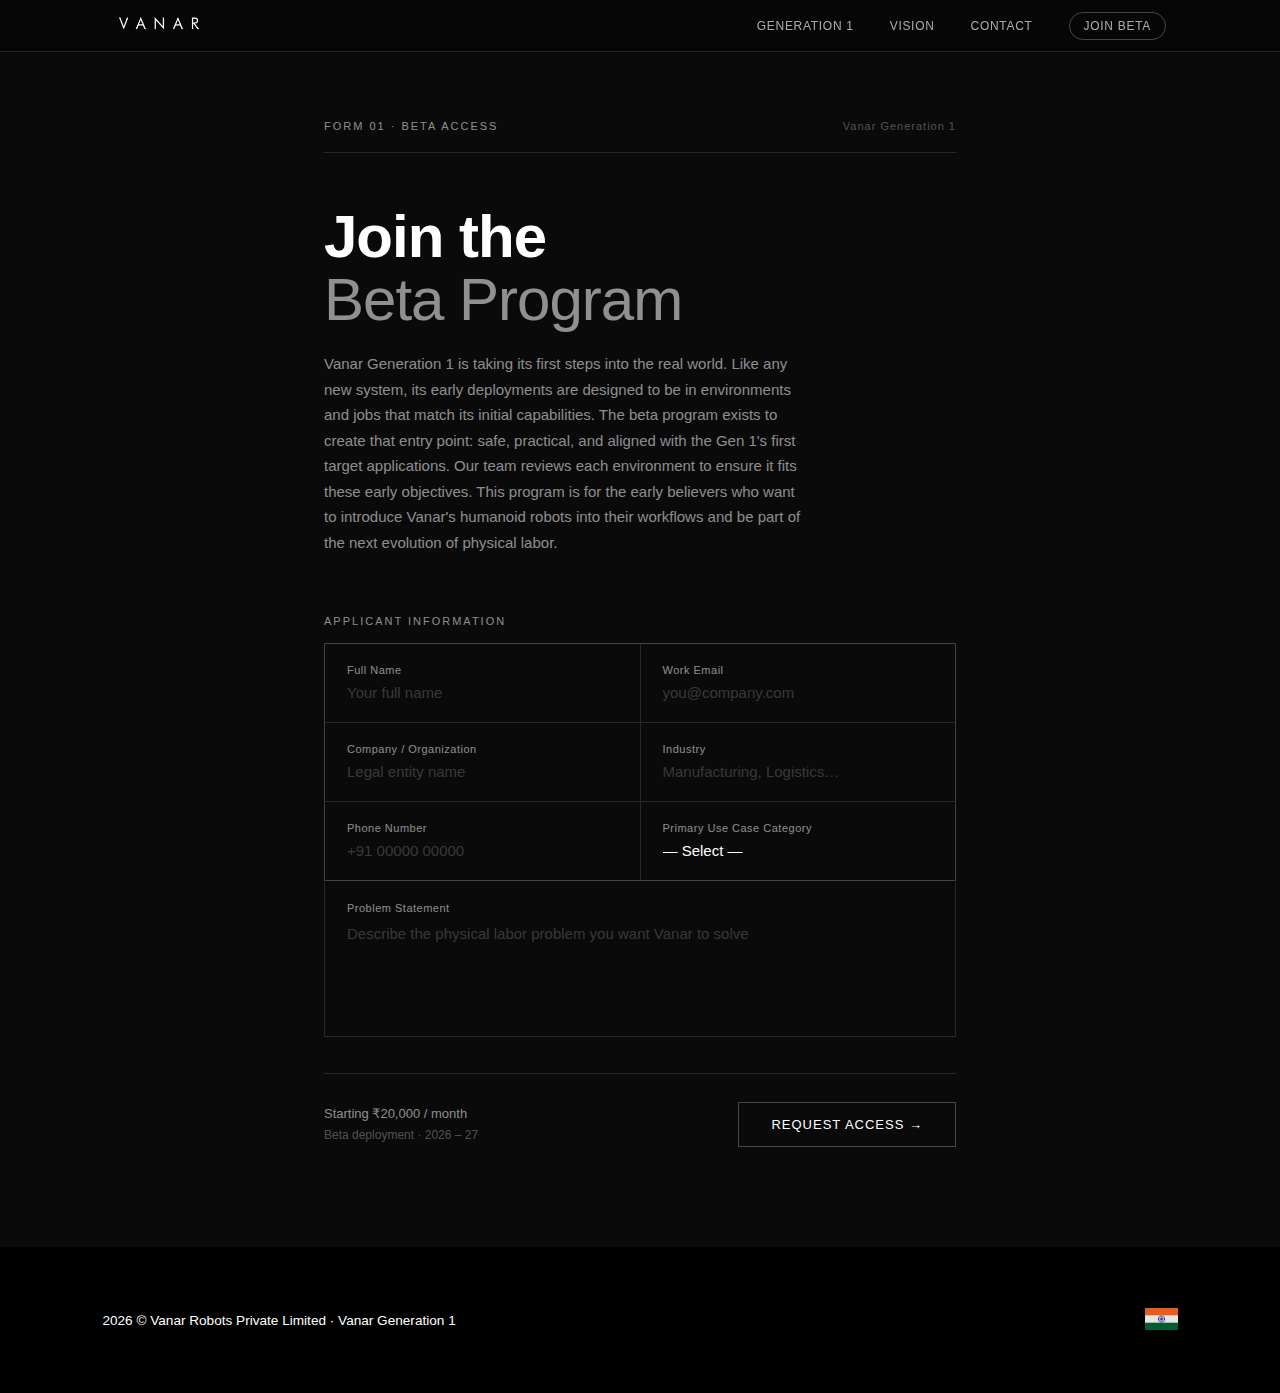
<file: interest.html>
<!DOCTYPE html>
<html lang="en">
<head>
  <meta charset="UTF-8" />
  <meta name="viewport" content="width=device-width, initial-scale=1.0"/>
  <title>Vanar — Beta Access · Form 01</title>
  <style>
    :root {
      --bg: #0a0a0a;
      --surface: #141414;
      --border: rgba(255,255,255,0.12);
      --fg: #ffffff;
      --muted: rgba(255,255,255,0.55);
      --dim: rgba(255,255,255,0.3);
      --accent: #6cf2c2;
      --sans: Helvetica, Arial, sans-serif;
    }

    * { box-sizing: border-box; margin: 0; padding: 0; }

    body {
      background: var(--bg);
      color: var(--fg);
      font-family: var(--sans);
      min-height: 100vh;
    }

    /* ===== NAVBAR (original) ===== */
    .navbar {
      font-family: Helvetica, Arial, sans-serif;
      position: fixed;
      top: 0; left: 0;
      width: 100%;
      height: 52px;
      background: rgba(0, 0, 0, 0.35);
      backdrop-filter: blur(14px);
      -webkit-backdrop-filter: blur(14px);
      border-bottom: 1px solid rgba(255,255,255,0.12);
      z-index: 1000;
    }

    .nav-inner {
      max-width: 1100px;
      height: 100%;
      margin: 0 auto;
      padding: 0 24px;
      display: flex;
      align-items: center;
      justify-content: space-between;
    }

    .nav-links {
      display: flex;
      gap: 36px;
      align-items: center;
    }

    .nav-links a {
      text-decoration: none;
      color: rgba(255,255,255,0.65);
      font-size: 12px;
      letter-spacing: 0.7px;
      text-transform: uppercase;
      transition: all 0.25s ease;
    }

    .nav-links a:hover { color: #fff; }

    .nav-cta {
      padding: 6px 14px;
      border-radius: 20px;
      border: 1px solid rgba(255,255,255,0.25);
      color: #ffffff;
      transition: all 0.25s ease;
    }

    .nav-cta:hover {
      background: #ffffff;
      color: #000000 !important;
      border-color: #ffffff;
    }

    .nav-toggle {
      display: none;
      width: 28px;
      height: 28px;
      align-items: center;
      justify-content: center;
      cursor: pointer;
      flex-direction: column;
    }

    .nav-dot {
      width: 4px; height: 4px;
      background: #fff;
      border-radius: 50%;
      margin: 2px auto;
    }

    @media (max-width: 767px) {
      .nav-toggle { display: flex; }
      .nav-links {
        position: absolute;
        top: 52px; left: 0;
        width: 100%;
        background: rgba(0,0,0,0.75);
        backdrop-filter: blur(18px);
        -webkit-backdrop-filter: blur(18px);
        flex-direction: column;
        gap: 26px;
        padding: 32px 0;
        transform: translateY(-20px);
        opacity: 0;
        pointer-events: none;
        transition: all 0.35s ease;
      }
      .nav-links.active {
        transform: translateY(0);
        opacity: 1;
        pointer-events: auto;
      }
    }

    /* ===== PAGE ===== */
    .page {
      max-width: 680px;
      margin: 0 auto;
      padding: 120px 24px 100px;
    }

    /* ===== HEADER ===== */
    .header-meta {
      display: flex;
      justify-content: space-between;
      align-items: center;
      margin-bottom: 52px;
      padding-bottom: 20px;
      border-bottom: 1px solid var(--border);
    }

    .header-label {
      font-size: 11px;
      letter-spacing: 2px;
      color: var(--muted);
      text-transform: uppercase;
    }

    .header-ref {
      font-size: 11px;
      letter-spacing: 1px;
      color: var(--dim);
    }

    .page-title {
      font-size: clamp(38px, 6vw, 60px);
      font-weight: 700;
      line-height: 1.05;
      letter-spacing: -1px;
      margin-bottom: 20px;
      color: var(--fg);
    }

    .page-title em {
      font-style: normal;
      font-weight: 300;
      color: var(--muted);
    }

    .page-desc {
      font-size: 15px;
      line-height: 1.7;
      color: var(--muted);
      max-width: 480px;
      margin-bottom: 60px;
      font-weight: 400;
    }

    /* ===== FORM ===== */
    .section-label {
      font-size: 11px;
      letter-spacing: 2px;
      color: var(--muted);
      text-transform: uppercase;
      margin-bottom: 16px;
    }

    .field-grid {
      display: grid;
      grid-template-columns: 1fr 1fr;
      gap: 1px;
      background: var(--border);
      border: 1px solid var(--border);
      margin-bottom: 1px;
    }

    .field {
      background: var(--bg);
      padding: 20px 22px;
    }

    .field-label {
      display: block;
      font-size: 11px;
      letter-spacing: 0.5px;
      color: var(--muted);
      margin-bottom: 8px;
      font-weight: 500;
    }

    input, select, textarea {
      width: 100%;
      background: transparent;
      border: none;
      outline: none;
      color: var(--fg);
      font-family: var(--sans);
      font-size: 15px;
      font-weight: 400;
      padding: 0;
      -webkit-appearance: none;
      appearance: none;
    }

    input::placeholder, textarea::placeholder {
      color: rgba(255,255,255,0.2);
    }

    select { cursor: pointer; color: var(--fg); }
    select option { background: #111; }

    textarea {
      resize: none;
      height: 90px;
      line-height: 1.6;
      font-size: 15px;
    }

    .textarea-block {
      border: 1px solid var(--border);
      border-top: none;
      background: var(--bg);
      padding: 20px 22px;
      margin-bottom: 36px;
    }

    /* ===== SUBMIT ROW ===== */
    .submit-row {
      display: flex;
      justify-content: space-between;
      align-items: center;
      padding-top: 28px;
      border-top: 1px solid var(--border);
    }

    .submit-note {
      font-size: 13px;
      color: var(--muted);
      line-height: 1.7;
    }

    .submit-note span {
      display: block;
      font-size: 12px;
      color: var(--dim);
    }

    .btn {
      flex-shrink: 0;
      padding: 14px 32px;
      background: transparent;
      border: 1px solid rgba(255,255,255,0.25);
      color: var(--fg);
      font-family: var(--sans);
      font-size: 13px;
      letter-spacing: 1px;
      text-transform: uppercase;
      cursor: pointer;
      transition: all 0.25s ease;
    }

    .btn:hover {
      background: #ffffff;
      color: #000000;
      border-color: #ffffff;
    }

    /* ===== OVERLAY ===== */
    .beta-overlay {
      position: fixed;
      inset: 0;
      background: var(--bg);
      display: flex;
      align-items: center;
      justify-content: center;
      z-index: 2000;
      opacity: 0;
      pointer-events: none;
      transition: opacity 0.4s ease;
    }

    .beta-overlay.active {
      opacity: 1;
      pointer-events: auto;
    }

    .confirm-inner {
      max-width: 480px;
      width: 90%;
      padding: 52px;
      border: 1px solid var(--border);
    }

    .confirm-tag {
      font-size: 11px;
      letter-spacing: 2px;
      color: var(--accent);
      text-transform: uppercase;
      margin-bottom: 20px;
    }

    .confirm-inner h2 {
      font-size: 36px;
      font-weight: 700;
      letter-spacing: -0.5px;
      margin-bottom: 20px;
    }

    .confirm-inner p {
      font-size: 14px;
      color: var(--muted);
      line-height: 1.8;
      margin-bottom: 36px;
    }

    .confirm-btn {
      display: inline-block;
      padding: 12px 28px;
      border: 1px solid rgba(255,255,255,0.25);
      color: var(--fg);
      font-family: var(--sans);
      font-size: 12px;
      letter-spacing: 1px;
      text-transform: uppercase;
      text-decoration: none;
      transition: all 0.25s ease;
    }

    .confirm-btn:hover {
      background: #ffffff;
      color: #000000;
      border-color: #ffffff;
    }

    /* ===== FOOTER ===== */
    .vr-footer {
      background: #000000ff;
      color: #ffffffff;
      border-top: 1px solid rgba(0,0,0,0.1);
      padding: 60px 8vw;
      font-size: 0.85rem;
    }

    .vr-footer-split {
      display: flex;
      justify-content: space-between;
      align-items: center;
      gap: 24px;
    }

    .vr-footer-right img {
      height: 22px;
      width: auto;
      opacity: 0.9;
    }

    @media (max-width: 768px) {
      .field-grid { grid-template-columns: 1fr; }
      .submit-row { flex-direction: column; align-items: flex-start; gap: 20px; }
      .vr-footer-split { flex-direction: column; gap: 12px; }
      .vr-footer { text-align: center; }
    }

    /* fade in */
    @keyframes up {
      from { opacity: 0; transform: translateY(14px); }
      to   { opacity: 1; transform: translateY(0); }
    }
    .page > * { animation: up 0.5s ease both; }
    .page > *:nth-child(1) { animation-delay: 0.05s; }
    .page > *:nth-child(2) { animation-delay: 0.12s; }
    .page > *:nth-child(3) { animation-delay: 0.18s; }
    .page > *:nth-child(4) { animation-delay: 0.24s; }
    .page > *:nth-child(5) { animation-delay: 0.30s; }
    .page > *:nth-child(6) { animation-delay: 0.36s; }
  </style>
</head>

<body>

  <!-- Navbar (original) -->
  <div class="navbar">
    <div class="nav-inner">
      <div class="nav-logo">
        <img src="images/Renders/WebP/WhiteLogo1.webp" width="90px">
      </div>
      <div class="nav-links" id="navLinks">
        <a href="Gen1.html">Generation 1</a>
        <a href="indistinguishability.html">Vision</a>
        <a href="contact.html">Contact</a>
        <a href="interest.html" class="nav-cta">Join Beta</a>
      </div>
      <div class="nav-toggle" onclick="toggleNav()">
        <div class="nav-dot"></div>
        <div class="nav-dot"></div>
        <div class="nav-dot"></div>
      </div>
    </div>
  </div>

  <div class="page">

    <div class="header-meta">
      <span class="header-label">Form 01 · Beta Access</span>
      <span class="header-ref">Vanar Generation 1</span>
    </div>

    <h1 class="page-title">Join the<br><em>Beta Program</em></h1>

    <p class="page-desc">
      Vanar Generation 1 is taking its first steps into the real world. Like any new system, its early deployments are designed to be in environments and jobs that match its initial capabilities. The beta program exists to create that entry point: safe, practical, and aligned with the Gen 1's first target applications. Our team reviews each environment to ensure it fits these early objectives. This program is for the early believers who want to introduce Vanar's humanoid robots into their workflows and be part of the next evolution of physical labor.

    <form id="betaForm">
      <div class="section-label">Applicant Information</div>

      <div class="field-grid">
        <div class="field">
          <label class="field-label">Full Name</label>
          <input type="text" name="name" placeholder="Your full name" required />
        </div>
        <div class="field">
          <label class="field-label">Work Email</label>
          <input type="email" name="email" placeholder="you@company.com" required />
        </div>
        <div class="field">
          <label class="field-label">Company / Organization</label>
          <input type="text" name="organization" placeholder="Legal entity name" required />
        </div>
        <div class="field">
          <label class="field-label">Industry</label>
          <input type="text" name="industry" placeholder="Manufacturing, Logistics…" required />
        </div>
        <div class="field">
          <label class="field-label">Phone Number</label>
          <input type="tel" name="phone" placeholder="+91 00000 00000" required />
        </div>
        <div class="field">
          <label class="field-label">Primary Use Case Category</label>
          <select name="usecase" required>
            <option value="">— Select —</option>
            <option>Manufacturing</option>
            <option>Warehousing</option>
            <option>Construction</option>
            <option>Healthcare Support</option>
            <option>Hospitality</option>
            <option>Other</option>
          </select>
        </div>
      </div>

      <div class="textarea-block">
        <label class="field-label">Problem Statement</label>
        <textarea name="details" placeholder="Describe the physical labor problem you want Vanar to solve"></textarea>
      </div>

      <div class="submit-row">
        <div class="submit-note">
          Starting ₹20,000 / month
          <span>Beta deployment · 2026 – 27</span>
        </div>
        <button class="btn" type="submit">Request Access →</button>
      </div>
    </form>

  </div>

  <!-- Confirmation -->
  <div id="betaOverlay" class="beta-overlay">
    <div class="confirm-inner">
      <div class="confirm-tag">Request Logged</div>
      <h2>Beta Request<br>Received</h2>
      <p>
        Your request has been securely recorded. We actively receive a large number
        of beta deployment requests across different environments. If your use case
        aligns with our current deployment criteria, our team will reach out with
        next steps.
      </p>
      <a href="index.html" class="confirm-btn">← Return Home</a>
    </div>
  </div>

  <!-- Footer -->
  <footer class="vr-footer">
    <div class="vr-footer-split">
      <div class="vr-footer-left">
        2026 © Vanar Robots Private Limited · Vanar Generation 1
      </div>
      <div class="vr-footer-right">
        <img src="images/Renders/WebP/India.webp" alt="Made in India">
      </div>
    </div>
  </footer>

  <script>
    function toggleNav() {
      document.getElementById("navLinks").classList.toggle("active");
    }

    const form = document.getElementById("betaForm");
    const overlay = document.getElementById("betaOverlay");
    const scriptURL = "https://script.google.com/macros/s/AKfycbylMhVp6onjtEj-mnqkRqZoU-kc-j1cGCUOxHaB2VH5hL2p61U5M92ktDeNcpaRDP-Zww/exec";

    form.addEventListener("submit", e => {
      e.preventDefault();
      fetch(scriptURL, {
        method: "POST",
        mode: "no-cors",
        body: new FormData(form)
      })
      .then(() => { overlay.classList.add("active"); form.reset(); })
      .catch(() => { overlay.classList.add("active"); form.reset(); });
    });
  </script>

</body>
</html>
</file>
<file: Gen1.css>
/* =====================================================
   GLOBAL BREAKPOINT SYSTEM
   Desktop:        1440px+
   Small Desktop:  1200px–1439px
   Tablet H:       992px–1199px
   Tablet V:       768px–991px
   Mobile:         480px–767px
   Small Mobile:   <480px
   ===================================================== */

/* Small Desktop */
@media (max-width: 1439px) and (min-width: 1200px) {
  .SeventyPercent_div,
  .SixtyPercent_div,
  .FiftyPercent_div,
  .specs-section,
  .softwareAndControl_div,
  .builtInHouse_div,
  .buildlog-container,
  .faq-wrapper,
  .action-wrapper {
    width: 80%;
  }
}

/* Tablet Horizontal */
@media (max-width: 1199px) and (min-width: 992px) {
  .SeventyPercent_div,
  .SixtyPercent_div,
  .FiftyPercent_div,
  .specs-section,
  .softwareAndControl_div,
  .builtInHouse_div,
  .buildlog-container,
  .faq-wrapper,
  .action-wrapper {
    width: 80%;
  }
}

/* Tablet Vertical */
@media (max-width: 991px) and (min-width: 768px) {
  .SeventyPercent_div,
  .SixtyPercent_div,
  .FiftyPercent_div,
  .specs-section,
  .softwareAndControl_div,
  .builtInHouse_div,
  .buildlog-container,
  .faq-wrapper,
  .action-wrapper {
    width: 90%;
  }
}

/* Mobile */
@media (max-width: 767px) and (min-width: 480px) {
  .SeventyPercent_div,
  .SixtyPercent_div,
  .FiftyPercent_div,
  .specs-section,
  .softwareAndControl_div,
  .builtInHouse_div,
  .buildlog-container,
  .faq-wrapper,
  .action-wrapper {
    width: 90%;
  }
}

/* Small Mobile */
@media (max-width: 479px) {
  .SeventyPercent_div,
  .SixtyPercent_div,
  .FiftyPercent_div,
  .specs-section,
  .softwareAndControl_div,
  .builtInHouse_div,
  .buildlog-container,
  .faq-wrapper,
  .action-wrapper {
    width: 92%;
  }
}


:root {
      --bg: #0a0a0a;
      --surface: #141414;
      --border: rgba(255,255,255,0.12);
      --fg: #ffffff;
      --muted: rgba(255,255,255,0.55);
      --dim: rgba(255,255,255,0.3);
      --accent: #6cf2c2;
      --sans: Helvetica, Arial, sans-serif;
    }



body {
            background-color: #000;
            color: #fff;
            overflow-x: hidden;
            font-weight: 400;
        }

      p {
        font-family: Helvetica, Arial, sans-serif;
        line-height: 2.5rem;
        color: #828282;
        text-align: left;
      }

      h2{
        font-family: Helvetica, Arial, sans-serif;
        font-size: 28px;
          margin-bottom: 30px;
          text-align: left;
      }


      /* Div Size */
      /* Div Size */
      /* Div Size */
      .SeventyPercent_div{
            width: 90%;
            text-align: left;
            align-items: center;

            line-height: 2.5rem;
      }

      .SixtyPercent_div{
            width: 90%;
            text-align: left;
            align-items: center;

            line-height: 2.5rem;
      }

      .FiftyPercent_div{
            width: 90%;
            text-align: left;
            align-items: center;

            line-height: 2.5rem;
      }


        /* -------------------- */
        /* Tablet: 4:3, 20% zoom */
        /* -------------------- */
        @media (min-width: 768px) {
            .SeventyPercent_div{
                    width: 70%;
                    text-align: left;
                    align-items: center;

                    line-height: 2.5rem;
            }

            .SixtyPercent_div{
                    width: 60%;
                    text-align: left;
                    align-items: center;

                    line-height: 2.5rem;
            }

            .FiftyPercent_div{
                    width: 50%;
                    text-align: left;
                    align-items: center;

                    line-height: 2.5rem;
            }
        }

        /* -------------------- */
        /* Desktop: 18:9, 20% zoom */
        /* -------------------- */
        @media (min-width: 1200px) {
            .SeventyPercent_div{
                    width: 70%;
                    text-align: left;
                    align-items: center;

                    line-height: 2.5rem;
            }

            .SixtyPercent_div{
                    width: 60%;
                    text-align: left;
                    align-items: center;

                    line-height: 2.5rem;
            }

            .FiftyPercent_div{
                    width: 50%;
                    text-align: left;
                    align-items: center;

                    line-height: 2.5rem;
            }
        }
        /* Div Size */
        /* Div Size */
        /* Div Size */




        .page-title {
        font-size: 45px;
        font-weight: 700;
        line-height: 3.5rem;
        letter-spacing: -1px;
        margin-bottom: 20px;
        color: var(--fg);
        text-align: left;
        margin-top: 150px;
        }

        .page-title em {
        font-style: normal;
        font-weight: 100;
        color: var(--muted);
        text-align: left;
        }

        /* -------------------- */
        /* Tablet */
        /* -------------------- */
        @media (min-width: 768px) {
            .page-title {
                font-size: 50px;
                font-weight: 700;
                line-height: 4rem;
                letter-spacing: -1px;
                margin-bottom: 20px;
                color: var(--fg);
                text-align: left;
                margin-top: 200px;
            }
        }

        /* -------------------- */
        /* Desktop */
        /* -------------------- */
        @media (min-width: 1200px) {
            .page-title {
                font-size: 50px;
                font-weight: 700;
                line-height: 4rem;
                letter-spacing: -1px;
                margin-bottom: 20px;
                color: var(--fg);
                text-align: left;
                margin-top: 200px;
            }
        }





      /* Hero media container */
      /* Hero media container */
      /* Hero media container */
      .hero-media {
        width: 100%;
        overflow: hidden;
        position: relative;
        }

        /* Image base behavior */
        .hero-media img {
        width: 100%;
        height: 100%;
        object-fit: cover;
        object-position: center;
        display: block;
        }

        /* -------------------- */
        /* Mobile: 1:1, 50% zoom */
        /* -------------------- */
        .hero-media {
        aspect-ratio: 1 / 1;
        }

        .hero-media img {
        transform: scale(1);
        }

        /* -------------------- */
        /* Tablet: 4:3, 20% zoom */
        /* -------------------- */
        @media (min-width: 768px) {
        .hero-media {
            aspect-ratio: 4 / 3;
        }

        .hero-media img {
            transform: scale(1.2);
        }
        }

        /* -------------------- */
        /* Desktop: 18:9, 20% zoom */
        /* -------------------- */
        @media (min-width: 1200px) {
        .hero-media {
            aspect-ratio: 16 / 9;
        }

        .hero-media img {
            transform: scale(0.8);
        }
        }



        
        
        .hero-media1 {
        width: 100%;
        overflow: hidden;
        position: relative;
        }

        /* Image base behavior */
        .hero-media1 img {
        width: 100%;
        height: 100%;
        object-fit: cover;
        object-position: center;
        display: block;
        }

        /* -------------------- */
        /* Mobile: 1:1, 50% zoom */
        /* -------------------- */
        .hero-media1 {
        aspect-ratio: 1 / 1;
        }

        .hero-media1 img {
        transform: scale(1);
        }

        /* -------------------- */
        /* Tablet: 4:3, 20% zoom */
        /* -------------------- */
        @media (min-width: 768px) {
        .hero-media1 {
            aspect-ratio: 4 / 3;
        }

        .hero-media1 img {
            transform: scale(1.2);
        }
        }

        /* -------------------- */
        /* Desktop: 18:9, 20% zoom */
        /* -------------------- */
        @media (min-width: 1200px) {
        .hero-media1 {
            aspect-ratio: 16 / 9;
        }

        .hero-media1 img {
            transform: scale(0.8);
        }
        }
        /* Hero media container */
        /* Hero media container */
        /* Hero media container */





      
      /* ===== ADVANCED NAVBAR ===== */
      /* ===== ADVANCED NAVBAR ===== */
      /* ===== ADVANCED NAVBAR ===== */
      /* ===== FUTURISTIC NAVBAR ===== */
        .navbar {
        font-family: Helvetica, Arial, sans-serif;
        position: fixed;
        top: 0;
        left: 0;
        width: 100%;
        height: 52px;

        background: rgba(0, 0, 0, 0.35);
        backdrop-filter: blur(14px);
        -webkit-backdrop-filter: blur(14px);

        border-bottom: 1px solid rgba(255,255,255,0.12);
        z-index: 1000;
        }

        .nav-inner {
        max-width: 1100px;
        height: 100%;
        margin: 0 auto;
        padding: 0 24px;

        display: flex;
        align-items: center;
        justify-content: space-between;
        }

        /* Links */
        .nav-links {
        display: flex;
        gap: 36px;
        align-items: center;
        }

        .nav-links a {
        text-decoration: none;
        color: rgba(255,255,255,0.65);
        font-size: 12px;
        letter-spacing: 0.7px;
        text-transform: uppercase;
        transition: all 0.25s ease;
        }

        .nav-links a:hover {
        color: #fff;
        }

        /* CTA */
        .nav-cta {
        padding: 6px 14px;
        border-radius: 20px;
        border: 1px solid rgba(255,255,255,0.25);
        color: #ffffff;
        transition: all 0.25s ease;
        }

        .nav-cta:hover {
        background: #ffffff;
        color: #000000 !important;
        border-color: #ffffff;
        }

        /* Toggle (mobile) */
        .nav-toggle {
        display: none;
        width: 28px;
        height: 28px;
        align-items: center;
        justify-content: center;
        cursor: pointer;
        }

        .nav-dot {
        width: 4px;
        height: 4px;
        background: #fff;
        border-radius: 50%;
        margin: 2px auto;
        }

        /* ===== Mobile ===== */
        @media (max-width: 767px) {

        .nav-toggle {
            display: flex;
            flex-direction: column;
        }

        .nav-links {
            position: absolute;
            top: 52px;
            left: 0;
            width: 100%;

            background: rgba(0,0,0,0.75);
            backdrop-filter: blur(18px);
            -webkit-backdrop-filter: blur(18px);

            flex-direction: column;
            gap: 26px;
            padding: 32px 0;

            transform: translateY(-20px);
            opacity: 0;
            pointer-events: none;
            transition: all 0.35s ease;
        }

        .nav-links.active {
            transform: translateY(0);
            opacity: 1;
            pointer-events: auto;
        }
        }
      /* ===== ADVANCED NAVBAR ===== */
      /* ===== ADVANCED NAVBAR ===== */
      /* ===== ADVANCED NAVBAR ===== */
      




      /* ===== Top Title & Description ===== */
      /* ===== Top Title & Description ===== */
      /* ===== Top Title & Description ===== */

      .top-title-des-div h1{
        line-height: 4rem; font-size: 40px;
      }

      .top-title-des-div-img {
        width: 100%;
        text-align: left;
        align-items: center;
      }
      /* ===== Top Title & Description ===== */
      /* ===== Top Title & Description ===== */
      /* ===== Top Title & Description ===== */





      /* ===== Slideshow ===== */
      /* ===== Slideshow ===== */
      /* ===== Slideshow ===== */
        .slideshow-container {
            margin-top: 100px;
            margin-bottom: 100px;
            position: relative;
            width: 50%;
            min-width: 320px;
        }

        .card-stack {
            position: relative;
            width: 100%;
            aspect-ratio: 16/9;
            perspective: 1000px;
        }

        .card {
            position: absolute;
            width: 100%;
            height: 100%;
            border-radius: 24px;
            overflow: hidden;
            transition: all 0.6s cubic-bezier(0.4, 0, 0.2, 1);
            box-shadow: 0 20px 60px rgba(0, 0, 0, 0.5);

            will-change: transform, opacity;
            backface-visibility: hidden;
        }

        .card img {
            width: 100%;
            height: 100%;
            object-fit: cover;
        }

        .card-content {
            position: absolute;
            inset: 0;
            background: linear-gradient(135deg, #4a5568 0%, #2d3748 100%);
            display: flex;
            flex-direction: column;
            justify-content: center;
            align-items: center;
            color: white;
        }

        .card-icon {
            font-size: 4rem;
            margin-bottom: 1rem;
        }

        .card-title {
            font-size: 1.5rem;
            font-weight: 600;
        }

        /* Card stacking positions */
        .card {
            transform-origin: center center;
        }

        .card.active {
            z-index: 5;
            transform: translateX(0) translateY(0) scale(1) rotateY(0deg);
        }

        .card.next-1 {
            z-index: 4;
            transform: translateX(5%) translateY(2%) scale(0.95) rotateY(-2deg);
        }

        .card.next-2 {
            z-index: 3;
            transform: translateX(10%) translateY(4%) scale(0.9) rotateY(-4deg);
        }

        .card.hidden {
            z-index: 1;
            transform: translateX(15%) translateY(6%) scale(0.85) rotateY(-6deg);
            pointer-events: none;
        }


        /* Controls */
        .controls {
            position: absolute;
            bottom: 30px;
            left: 0;
            right: 0;
            display: flex;
            justify-content: space-between;
            align-items: center;
            padding: 0 30px;
            z-index: 10;
        }

        .category-label {
            background: rgba(255, 255, 255, 0.1);
            backdrop-filter: blur(10px);
            border: 2px solid rgba(255, 255, 255, 0.3);
            color: white;
            padding: 12px 28px;
            border-radius: 50px;
            font-size: 1rem;
            font-weight: 500;
            transition: all 0.3s ease;
        }

        .nav-buttons {
            display: flex;
            gap: 10px;
        }

        .nav-btn {
            width: 50px;
            height: 50px;
            border-radius: 50%;
            background: rgba(255, 255, 255, 0.15);
            backdrop-filter: blur(10px);
            border: 2px solid rgba(255, 255, 255, 0.3);
            color: white;
            display: flex;
            justify-content: center;
            align-items: center;
            cursor: pointer;
            transition: all 0.3s ease;
            font-size: 1.5rem;
        }

        .nav-btn:hover {
            background: rgba(255, 255, 255, 0.25);
            border-color: rgba(255, 255, 255, 0.5);
            transform: scale(1.05);
        }

        .nav-btn:active {
            transform: scale(0.95);
        }

        /* -------------------- */
        /* Tablet: 4:3, 20% zoom */
        /* -------------------- */
        @media (min-width: 768px) {
            .slideshow-container {
                margin-top: 100px;
                margin-bottom: 100px;
                position: relative;
                width: 50%;
                min-width: 320px;
            }
        }

        /* -------------------- */
        /* Mob */
        /* -------------------- */
        @media (max-width: 768px) {
            .slideshow-container {
                margin-top: 100px;
                margin-bottom: 100px;
                position: relative;
                width: 90%;
                min-width: 320px;
            }
        }
        /* ===== Slideshow ===== */
        /* ===== Slideshow ===== */
        /* ===== Slideshow ===== */




        /* ===== SPECS SECTION (ENGINEERING STYLE) ===== */
        /* ===== SPECS SECTION (ENGINEERING STYLE) ===== */
        /* ===== SPECS SECTION (ENGINEERING STYLE) ===== */
        .specs-section {
          width: 50%;
          max-width: 900px;
          min-width: 320px;
          margin: 120px auto 120px auto;
          font-family: Helvetica, Arial, sans-serif;
        }

        .specs-title {
          font-size: 28px;
          margin-bottom: 30px;
          text-align: left;
        }

        .specs-table {
          width: 100%;
          border-collapse: collapse;
        }

        .specs-table tr {
          border-bottom: 1px solid rgba(255,255,255,0.15);
        }

        .specs-table tr:first-child {
          border-top: 1px solid rgba(255,255,255,0.15);
        }

        .specs-label {
          padding: 18px 0;
          color: rgba(255,255,255,0.55);
        }

        .specs-value {
          padding: 18px 0;
          font-weight: 500;
          font-size: 20px;
          text-align: right;
        }

        /* -------------------- */
        /* Tablet: 4:3, 20% zoom */
        /* -------------------- */
        @media (min-width: 768px) {
            .specs-section {
            width: 50%;
            max-width: 900px;
            min-width: 320px;
            margin: 120px auto 120px auto;
            font-family: Helvetica, Arial, sans-serif;
            }
        }

        /* -------------------- */
        /* Mob */
        /* -------------------- */
        @media (max-width: 768px) {
            .specs-section {
            width: 90%;
            max-width: 900px;
            min-width: 320px;
            margin: 120px auto 120px auto;
            font-family: Helvetica, Arial, sans-serif;
            }
        }
        /* ===== SPECS SECTION (ENGINEERING STYLE) ===== */
        /* ===== SPECS SECTION (ENGINEERING STYLE) ===== */
        /* ===== SPECS SECTION (ENGINEERING STYLE) ===== */



        /* ===== Built In House Section ===== */
        /* ===== Built In House Section ===== */
        /* ===== Built In House Section ===== */

        .builtInHouse_div {
            width: 50%;
            margin: 120px auto;
        }

        .builtInHouse_div h2 {
            color: #fff;
            margin-bottom: 50px;
        }

        .builtInHouse_div > p {
            margin-bottom: 80px;
        }

        .actuators-section-module * {
            box-sizing: border-box;
            text-align: left;
        }

        .actuators-section-module {
            background-color: #000;
            color: #a0a0a0;
        }

        .actuators-section-container {
            margin: 0 auto;
            margin-bottom: 80px;
        }

        .actuators-section-wrapper {
            display: grid;
            grid-template-columns: 200px 1fr;
            gap: 80px;
            align-items: start;
        }

        .actuators-title-column {
            display: flex;
            align-items: flex-start;
            padding-top: 4px;
        }

        .actuators-main-title {
            color: #fff;
        }

        .actuators-content-column {
            display: flex;
            flex-direction: column;
            gap: 40px;
        }

        .actuators-description {
            color: #a0a0a0;
        }

        .actuators-description p {
            margin-bottom: 30px;
        }

        .actuators-description p:last-child {
            margin-bottom: 0;
        }

        .actuators-images-grid {
            display: grid;
            grid-template-columns: repeat(2, 1fr);
            gap: 30px;
            margin-top: 20px;
        }

        .actuators-image-container {
            border-radius: 4px;
            overflow: hidden;
            display: flex;
            align-items: center;
            justify-content: center;
            padding: 20px;
        }

        .actuators-image-container img {
            width: 100%;
            height: 100%;
            object-fit: contain;
            filter: brightness(0.95);
        }

        /* Tablet styles */
        @media (max-width: 1024px) {
            .builtInHouse_div {
                width: 70%;
            }

            .builtInHouse_div h2 {
                font-size: 2.2rem;
            }

            .builtInHouse_div > p {
                font-size: 1.0625rem;
                margin-bottom: 60px;
            }

            .actuators-section-container {
                margin-bottom: 60px;
            }

            .actuators-section-wrapper {
                grid-template-columns: 180px 1fr;
                gap: 50px;
            }

            .actuators-main-title {
                font-size: 1.0625rem;
            }

            .actuators-description {
                font-size: 1rem;
            }

            .actuators-images-grid {
              display: grid;
            grid-template-columns: repeat(2, 1fr);
                gap: 25px;
            }
        }

        /* Mobile styles */
        @media (max-width: 768px) {

            .builtInHouse_div h2 {
                font-size: 1.875rem;
                margin-bottom: 30px;
            }

            .builtInHouse_div > p {
                font-size: 1rem;
                line-height: 1.7;
                margin-bottom: 50px;
            }

            .actuators-section-container {
                margin-bottom: 50px;
            }

            .actuators-section-wrapper {
                grid-template-columns: 1fr;
                gap: 16px;
            }

            .actuators-title-column {
                padding-top: 0;
            }

            .actuators-main-title {
                font-size: 1rem;
                text-align: left;
            }

            .actuators-description {
                font-size: 0.9375rem;
                line-height: 1.7;
                text-align: left;
            }

            .actuators-description p {
                margin-bottom: 24px;
                text-align: left;
            }

            .actuators-images-grid {
                display: grid;
                grid-template-columns: repeat(2, 1fr);
                gap: 20px;
                margin-top: 10px;
                text-align: left;
            }

            .actuators-image-container {
                padding: 15px;
                text-align: left;
            }
        }

        /* Small mobile */
        @media (max-width: 480px) {
            .builtInHouse_div h2 {
                font-size: 1.625rem;
                text-align: left;
            }

            .builtInHouse_div > p {
                font-size: 0.9375rem;
                text-align: left;
            }

            .actuators-main-title {
                font-size: 0.9375rem;
                text-align: left;
            }

            .actuators-description {
                font-size: 0.875rem;
                text-align: left;
            }
        }



        /* Mobile: 90% width */
        @media (max-width: 768px) {
            .builtInHouse_div {
                width: 90%;
                text-align: left;
            }
        }

        /* Tablet portrait: 70% width */
        @media (min-width: 769px) and (max-width: 1024px) and (orientation: portrait) {
            .builtInHouse_div {
                width: 70%;
                text-align: left;
            }
        }

        /* Tablet landscape: 50% width */
        @media (min-width: 769px) and (max-width: 1024px) and (orientation: landscape) {
            .builtInHouse_div {
                width: 60%;
                text-align: left;
            }
        }
        /* ===== Built In House Section ===== */
        /* ===== Built In House Section ===== */
        /* ===== Built In House Section ===== */








        /* ===== Software & Control Section ===== */
        /* ===== Software & Control Section ===== */
        /* ===== Software & Control Section ===== */
        .softwareAndControl_div{
          width: 50%;
          max-width: 900px;
          min-width: 320px;
          margin: 120px auto 120px auto;
          font-family: Helvetica, Arial, sans-serif;
        }

        /* Mobile: 90% width */
        @media (max-width: 768px) {
            .softwareAndControl_div{
                width: 90%;
            }
        }

        /* Tablet portrait: 70% width */
        @media (min-width: 769px) and (max-width: 1024px) and (orientation: portrait) {
            .softwareAndControl_div{
                width: 70%;
            }
        }

        /* Tablet landscape: 50% width */
        @media (min-width: 769px) and (max-width: 1024px) and (orientation: landscape) {
            .softwareAndControl_div{
                width: 60%;
            }
        }
        /* ===== Software & Control Section ===== */
        /* ===== Software & Control Section ===== */
        /* ===== Software & Control Section ===== */







        /* ===== Build Log Section ===== */
        /* ===== Build Log Section ===== */
        /* ===== Build Log Section ===== */
        .buildlog-section-module * {
            margin-left: 0 auto;
            box-sizing: border-box;
            text-align: left;
        }

        .buildlog-section-module {
            margin-top: 100px;
            margin-bottom: 50px;
            background-color: #000;
            color: #a0a0a0;
            font-family: Helvetica, Arial, sans-serif;
            line-height: 1.7;
            text-align: left;
        }

        .buildlog-container {
            width: 50%;
            text-align: left;
            margin: 0 auto;
        }

        /* Mobile: 90% width */
        @media (max-width: 768px) {
            .buildlog-container {
                width: 90%;
                margin: 0 auto;
                text-align: left;
            }
        }

        /* Tablet portrait: 70% width */
        @media (min-width: 769px) and (max-width: 1024px) and (orientation: portrait) {
            .buildlog-container {
                width: 70%;
                margin: 0 auto;
                text-align: left;
            }
        }

        /* Tablet landscape: 50% width */
        @media (min-width: 769px) and (max-width: 1024px) and (orientation: landscape) {
            .buildlog-container {
                width: 60%;
                margin: 0 auto;
                text-align: left;
            }
        }

        .buildlog-header {
            margin-bottom: 40px;
            text-align: left;
        }

        .buildlog-title {
            color: #fff;
            margin-bottom: 30px;
            text-align: left;
        }

        .buildlog-intro {
            line-height: 2.5rem;
            color: #a0a0a0;
            margin-bottom: 0;
            text-align: left;
        }

        .buildlog-timeline {
            margin-top: 80px;
            display: flex;
            flex-direction: column;
            gap: 60px;
            text-align: left;
        }

        .buildlog-entry {
            display: grid;
            grid-template-columns: 200px 1fr;
            gap: 60px;
            align-items: start;
            text-align: left;
        }

        .buildlog-date {
            color: #fff;
            text-align: left;
        }

        .buildlog-content {
            display: flex;
            flex-direction: column;
            gap: 12px;
            text-align: left;
        }

        .buildlog-milestone-title {
            color: #fff;
            margin-bottom: 8px;text-align: left;
        }

        .buildlog-description {
            line-height: 2.5rem;
            color: #a0a0a0;
            text-align: left;
        }

        .buildlog-link {
            color: #92b0d4;
            text-decoration: none;
            transition: color 0.2s ease;
            text-align: left;
        }

        .buildlog-link:hover {
            color: #b8d0f0;
            text-decoration: underline;
            text-align: left;
        }

        /* Tablet styles */
        @media (max-width: 1024px) {
            .buildlog-section-module {
                margin-bottom: 100px;
                text-align: left;
            }

            .buildlog-entry {
                grid-template-columns: 180px 1fr;
                gap: 40px;
                text-align: left;
            }

            .buildlog-title {
                font-size: 2.2rem;
                text-align: left;
            }

            .buildlog-intro {
                font-size: 1.0625rem;
            }

            .buildlog-timeline {
                margin-top: 60px;
                gap: 50px;
            }

            .buildlog-date {
                font-size: 1.0625rem;
            }

            .buildlog-milestone-title {
                font-size: 1.1875rem;
            }

            .buildlog-description {
                font-size: 1rem;
            }
        }

        /* Mobile styles */
        @media (max-width: 768px) {
            .buildlog-section-module {
                margin-bottom: 100px;
                text-align: left;
            }

            .buildlog-header {
                margin-bottom: 30px;
                text-align: left;
            }

            .buildlog-title {
                font-size: 1.875rem;
                margin-bottom: 24px;
                text-align: left;
            }

            .buildlog-intro {
                font-size: 1rem;
                line-height: 1.7;
                text-align: left;
            }

            .buildlog-timeline {
                margin-top: 50px;
                gap: 40px;
                text-align: left;
            }

            .buildlog-entry {
                grid-template-columns: 1fr;
                gap: 12px;
                text-align: left;
            }

            .buildlog-date {
                font-size: 1rem;
                padding-bottom: 4px;
                text-align: left;
            }

            .buildlog-milestone-title {
                font-size: 1.125rem;
                margin-bottom: 6px;
                text-align: left;
            }

            .buildlog-description {
                font-size: 0.9375rem;
                line-height: 1.7;
                text-align: left;
            }
        }

        /* Small mobile */
        @media (max-width: 480px) {
            .buildlog-section-module {
                padding: 40px 16px;
                text-align: left;
            }

            .buildlog-title {
                font-size: 1.625rem;
                text-align: left;
            }

            .buildlog-intro {
                font-size: 0.9375rem;
                text-align: left;
            }

            .buildlog-timeline {
                margin-top: 40px;
                gap: 36px;
                text-align: left;
            }
        }
        /* ===== Build Log Section ===== */
        /* ===== Build Log Section ===== */
        /* ===== Build Log Section ===== */



        /* ===== FAQ ===== */
        /* ===== FAQ ===== */
        /* ===== FAQ ===== */
        .faq-wrapper {
          width: 50%;
          max-width: 900px;
          min-width: 320px;
          margin: 120px auto;
        }

        .faq-header {
          margin-bottom: 40px;
        }

        .faq-title {
          margin-bottom: 20px;
        }

        .faq-intro {
          color: #828282;
        }

        .faq-table {
          width: 100%;
          border-collapse: collapse;
          margin-top: 60px;
        }

        .faq-row {
          border-top: 1px solid rgba(255,255,255,0.15);
        }

        .faq-row:last-child {
          border-bottom: 1px solid rgba(255,255,255,0.15);
        }

        .faq-question-cell {
          width: 35%;
          padding: 28px 20px 28px 0;
          color: rgba(255,255,255,0.55);
          vertical-align: top;
        }

        .faq-answer-cell {
          width: 65%;
          padding: 28px 0;
          color: #a0a0a0;
          line-height: 2.2rem;
        }

        @media (max-width: 768px) {
          .faq-wrapper {
            width: 90%;
            margin: 80px auto;
          }

          .faq-table,
          .faq-row,
          .faq-question-cell,
          .faq-answer-cell {
            display: block;
            width: 100%;
          }

          .faq-question-cell {
            padding: 20px 0 6px 0;
            color: #fff;
          }

          .faq-answer-cell {
            padding: 0 0 24px 0;
          }
        }
        /* ===== FAQ ===== */
        /* ===== FAQ ===== */
        /* ===== FAQ ===== */







        /* ===== ACTION SECTION (FEATURE PANELS) ===== */
        /* ===== ACTION SECTION (FEATURE PANELS) ===== */
        /* ===== ACTION SECTION (FEATURE PANELS) ===== */
        .action-wrapper {
        width: 60%;
        max-width: 1100px;
        min-width: 320px;
        margin: 160px auto;
        }

        .action-header {
        margin-bottom: 60px;
        }

        .action-intro {
        color: #828282;
        }

        .action-grid {
        display: grid;
        grid-template-columns: 1fr 1fr;
        border-top: 1px solid rgba(255,255,255,0.15);
        border-bottom: 1px solid rgba(255,255,255,0.15);
        }

        .action-panel {
        position: relative;
        padding: 60px 50px;
        text-decoration: none;
        color: white;
        border-right: 1px solid rgba(255,255,255,0.15);
        transition: background 0.25s ease, transform 0.25s ease;
        }

        .action-panel:last-child {
        border-right: none;
        }

        .action-panel:hover {
        background: rgba(255,255,255,0.04);
        transform: translateY(-4px);
        }

        .action-code {
        font-size: 12px;
        letter-spacing: 2px;
        color: rgba(255,255,255,0.35);
        margin-bottom: 20px;
        }

        .action-panel-title {
        font-size: 28px;
        margin-bottom: 14px;
        }

        .action-panel-desc {
        color: #9a9a9a;
        max-width: 420px;
        line-height: 2.2rem;
        }

        .action-panel-arrow {
        position: absolute;
        bottom: 40px;
        right: 40px;
        font-size: 28px;
        color: rgba(255,255,255,0.35);
        transition: transform 0.25s ease, color 0.25s ease;
        }

        .action-panel:hover .action-panel-arrow {
        transform: translateX(6px);
        color: white;
        }

        @media (max-width: 768px) {
        .action-wrapper {
            width: 90%;
            margin: 100px auto;
        }

        .action-grid {
            grid-template-columns: 1fr;
        }

        .action-panel {
            border-right: none;
            border-bottom: 1px solid rgba(255,255,255,0.15);
        }

        .action-panel:last-child {
            border-bottom: none;
        }
        }
        /* ===== ACTION SECTION (FEATURE PANELS) ===== */
        /* ===== ACTION SECTION (FEATURE PANELS) ===== */
        /* ===== ACTION SECTION (FEATURE PANELS) ===== */




        /* Collaborate & Beta */
        /* Collaborate & Beta */
        /* Collaborate & Beta */
        .CollabBeta_maindiv{
            background-color: white;
            width: 100%;
        }

        .CollabBeta_div{
            margin-top: 100px;
            width: 50%;
            text-align: left;
            align-items: center;

            line-height: 2.5rem;
        }

        /* Mobile: 90% width */
        @media (max-width: 768px) {
            .CollabBeta_div{
                width: 90%;
            }
        }

        /* Tablet portrait: 70% width */
        @media (min-width: 769px) and (max-width: 1024px) and (orientation: portrait) {
            .CollabBeta_div{
                width: 70%;
            }
        }

        /* Tablet landscape: 50% width */
        @media (min-width: 769px) and (max-width: 1024px) and (orientation: landscape) {
            .CollabBeta_div{
                width: 60%;
            }
        }
        /* Collaborate & Beta */
        /* Collaborate & Beta */
        /* Collaborate & Beta */




        /* Footer */
        /* Footer */
        /* Footer */
        .journal-footer {
        font-family: Helvetica, Arial, sans-serif;
        background: #f7f7f7;
        color: #111;
        border-top: 1px solid rgba(0,0,0,0.1);
        }

        .footer-inner {
        width: 90%;
        margin: 0 auto;
        display: flex;
        justify-content: space-between;
        gap: 80px;
        }

        .footer-logo {
        font-size: 14px;
        letter-spacing: 3px;
        margin-bottom: 12px;
        }

        .footer-tag {
        opacity: 0.7;
        line-height: 1.6;
        }

        .footer-right {
        display: flex;
        gap: 80px;
        }

        .footer-column {
        display: flex;
        flex-direction: column;
        gap: 10px;
        }

        .footer-label {
        font-size: 11px;
        letter-spacing: 2px;
        text-transform: uppercase;
        opacity: 0.6;
        margin-bottom: 8px;
        }

        .footer-column a {
        text-decoration: none;
        color: #111;
        font-size: 14px;
        opacity: 0.6;
        transition: opacity 0.2s ease;
        }

        .footer-column a:hover {
        opacity: 1;
        }

        .footer-bottom {
        width: 90%;
        padding-top: 20px;
        border-top: 1px solid rgba(0,0,0,0.15);
        display: flex;
        justify-content: space-between;
        font-size: 12px;
        opacity: 0.6;
        }

        @media (max-width: 768px) {
        .footer-inner {
            flex-direction: column;
            gap: 40px;
        }

        .footer-right {
            gap: 40px;
        }

        .footer-bottom {
            flex-direction: column;
            gap: 8px;
        }
        }

        .footer-country {
          display: flex;
          align-items: center;
          gap: 8px;
        }

        .flag {
          font-size: 16px;
        }
        /* Footer */
        /* Footer */
        /* Footer */
</file>
